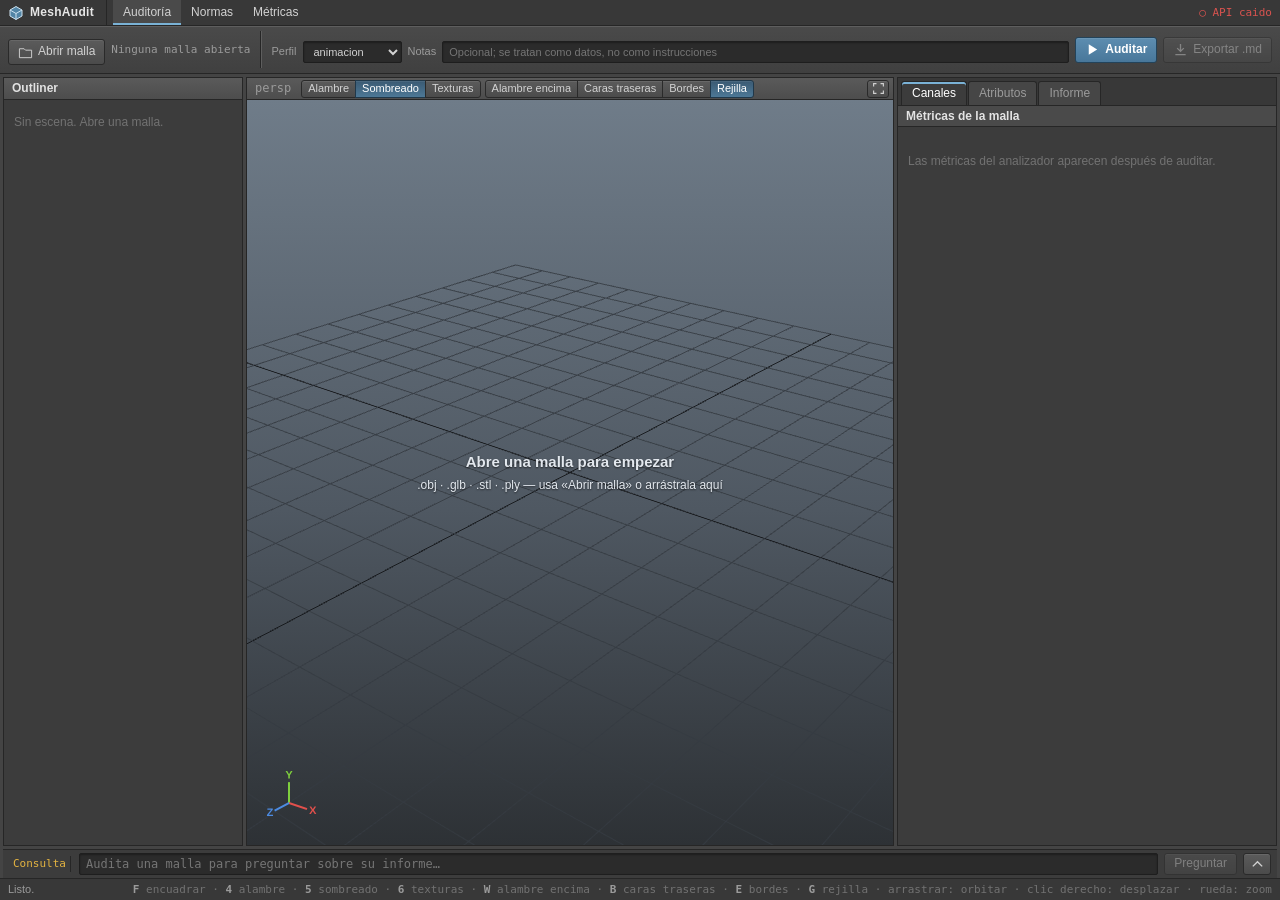
<file: web/index.html>
<!doctype html>
<html lang="es">
<head>
  <meta charset="utf-8">
  <meta name="viewport" content="width=device-width, initial-scale=1">
  <title>MeshAudit · Auditoría</title>
  <link rel="stylesheet" href="css/estilos.css">
  <script type="importmap">
    {"imports": {"three": "./vendor/three/three.module.min.js",
                 "three/addons/": "./vendor/three/addons/"}}
  </script>
</head>
<body class="app">

<header class="menubar">
  <span class="marca">
    <svg viewBox="0 0 16 16" aria-hidden="true"><path d="M8 1.5 14 5v6l-6 3.5L2 11V5z" fill="#5285a6" stroke="#cfe3f1" stroke-width="1"/><path d="M2 5l6 3.5L14 5M8 8.5v6" fill="none" stroke="#cfe3f1" stroke-width="1"/></svg>
    MeshAudit
  </span>
  <nav class="menus"><a href="index.html" class="activo">Auditoría</a><a href="documentos.html">Normas</a><a href="metricas.html">Métricas</a></nav>
  <span id="salud" class="salud">…</span>
</header>

<form id="formulario" class="shelf" autocomplete="off">
  <label class="herr" for="archivo" title="Abrir una malla (.obj, .glb, .stl, .ply · máx. 50 MB)">
    <svg viewBox="0 0 16 16" aria-hidden="true"><path d="M1.5 4h5l1.5 1.5h6.5v8h-13z" fill="none" stroke="currentColor"/></svg>
    Abrir malla
  </label>
  <input id="archivo" name="archivo" type="file" accept=".obj,.glb,.stl,.ply" class="invisible">
  <span id="nombre-archivo" class="archivo-nombre">Ninguna malla abierta</span>
  <span class="sep"></span>
  <label class="campo" for="perfil">Perfil <select id="perfil" name="perfil" required></select></label>
  <label class="campo crece" for="notas">Notas
    <input id="notas" name="notas" type="text" maxlength="4000"
           placeholder="Opcional; se tratan como datos, no como instrucciones">
  </label>
  <button id="enviar" type="submit" class="herr primario" title="Auditar la malla contra el perfil">
    <svg viewBox="0 0 16 16" aria-hidden="true"><path d="M4 2.5v11l9-5.5z" fill="currentColor"/></svg>
    Auditar
  </button>
  <button id="exportar" type="button" class="herr" disabled title="Exportar el informe a Markdown">
    <svg viewBox="0 0 16 16" aria-hidden="true"><path d="M8 2v8M4.5 6.5 8 10l3.5-3.5M2.5 13.5h11" fill="none" stroke="currentColor" stroke-width="1.4"/></svg>
    Exportar .md
  </button>
</form>

<div class="espacio">
  <!-- Outliner: la malla y sus hallazgos -->
  <aside class="panel-dcc" id="outliner">
    <div class="titulo-panel">Outliner</div>
    <div class="cuerpo-panel"><ul class="arbol" id="arbol"></ul></div>
  </aside>

  <!-- Vista 3D -->
  <main class="panel-dcc" id="vista">
    <div class="titulo-panel barra-vista">
      <span class="camara">persp</span>
      <span class="grupo-herr" role="group" aria-label="Sombreado">
        <button type="button" class="herr" data-modo="alambre" title="Alambre (4)">Alambre</button>
        <button type="button" class="herr activo" data-modo="sombreado" title="Sombreado (5)">Sombreado</button>
        <button type="button" class="herr" data-modo="texturas" title="Materiales y texturas del archivo (6)">Texturas</button>
      </span>
      <span class="grupo-herr" role="group" aria-label="Ayudas visuales">
        <button type="button" class="herr" data-alternar="alambreEncima" title="Alambre sobre sombreado (W)">Alambre encima</button>
        <button type="button" class="herr" data-alternar="traseras" title="Caras traseras en rojo: normales invertidas (B)">Caras traseras</button>
        <button type="button" class="herr" data-alternar="bordes" title="Bordes abiertos y aristas no manifold (E)">Bordes</button>
        <button type="button" class="herr activo" data-alternar="rejilla" title="Rejilla (G)">Rejilla</button>
      </span>
      <span class="derecha">
        <button type="button" class="herr icono" id="encuadrar" title="Encuadrar la malla (F)">
          <svg viewBox="0 0 16 16" aria-hidden="true"><path d="M2 5.5V2h3.5M10.5 2H14v3.5M14 10.5V14h-3.5M5.5 14H2v-3.5" fill="none" stroke="currentColor" stroke-width="1.4"/></svg>
        </button>
      </span>
    </div>
    <div class="lienzo" id="lienzo" tabindex="0">
      <div class="hud" id="hud"></div>
      <div class="hud-semaforo"><span id="semaforo" class="semaforo"></span></div>
      <div class="hud-vacio" id="vacio">
        <div><strong>Abre una malla para empezar</strong>
          .obj · .glb · .stl · .ply — usa «Abrir malla» o arrástrala aquí</div>
      </div>
      <canvas class="gizmo" id="gizmo" width="144" height="144"></canvas>
      <div class="leyenda oculto" id="leyenda"></div>
    </div>
  </main>

  <!-- Canales, atributos e informe -->
  <aside class="panel-dcc" id="atributos">
    <div class="pestanas" role="tablist">
      <button type="button" class="activo" data-pestana="canales">Canales</button>
      <button type="button" data-pestana="atributos">Atributos</button>
      <button type="button" data-pestana="informe">Informe</button>
    </div>
    <div class="cuerpo-panel" data-panel="canales">
      <div class="seccion-titulo">Métricas de la malla</div>
      <table class="canales" id="metricas"></table>
      <p class="vacio-panel" id="sin-metricas">Las métricas del analizador aparecen después de auditar.</p>
    </div>
    <div class="cuerpo-panel oculto" data-panel="atributos">
      <div id="hallazgos"><p class="vacio-panel">Selecciona un hallazgo en el Outliner.</p></div>
    </div>
    <div class="cuerpo-panel oculto" data-panel="informe" id="informe">
      <div class="informe-resumen" id="informe-resumen">
        <p class="vacio-panel" id="sin-informe" style="padding:0">Todavía no hay informe.</p>
        <div id="informe-datos" class="oculto">
          <p id="resumen"></p>
          <p class="meta" id="detalles"></p>
          <p class="aviso" id="aviso"></p>
          <div class="retro" data-hallazgo="">
            <input type="text" maxlength="2000" placeholder="¿Te sirvió el informe? (comentario opcional)">
            <button type="button" data-util="true">👍 Útil</button>
            <button type="button" data-util="false">👎 No útil</button>
            <span class="meta"></span>
          </div>
        </div>
      </div>
    </div>
  </aside>
</div>

<!-- Línea de comandos: preguntas de seguimiento sobre el informe -->
<section class="consola" id="preguntas">
  <div class="historial" id="respuestas"></div>
  <form id="form-pregunta" class="linea-comando" autocomplete="off">
    <span class="prompt">Consulta</span>
    <input id="pregunta" type="text" maxlength="1000" disabled
           placeholder="Audita una malla para preguntar sobre su informe…">
    <button type="submit" class="herr" id="preguntar" disabled>Preguntar</button>
    <button type="button" class="herr icono" id="alternar-historial" title="Mostrar u ocultar el historial">
      <svg viewBox="0 0 16 16" aria-hidden="true"><path d="M3 10l5-5 5 5" fill="none" stroke="currentColor" stroke-width="1.5"/></svg>
    </button>
  </form>
</section>

<footer class="ayuda">
  <span id="estado">Listo.</span>
  <span id="error" class="error oculto"></span>
  <span class="teclas"><b>F</b> encuadrar · <b>4</b> alambre · <b>5</b> sombreado · <b>6</b> texturas ·
    <b>W</b> alambre encima · <b>B</b> caras traseras · <b>E</b> bordes · <b>G</b> rejilla · arrastrar: orbitar · clic derecho: desplazar · rueda: zoom</span>
</footer>

<script src="js/api.js"></script>
<script src="js/index.js"></script>
<script type="module" src="js/visor.js"></script>
</body>
</html>
</file>
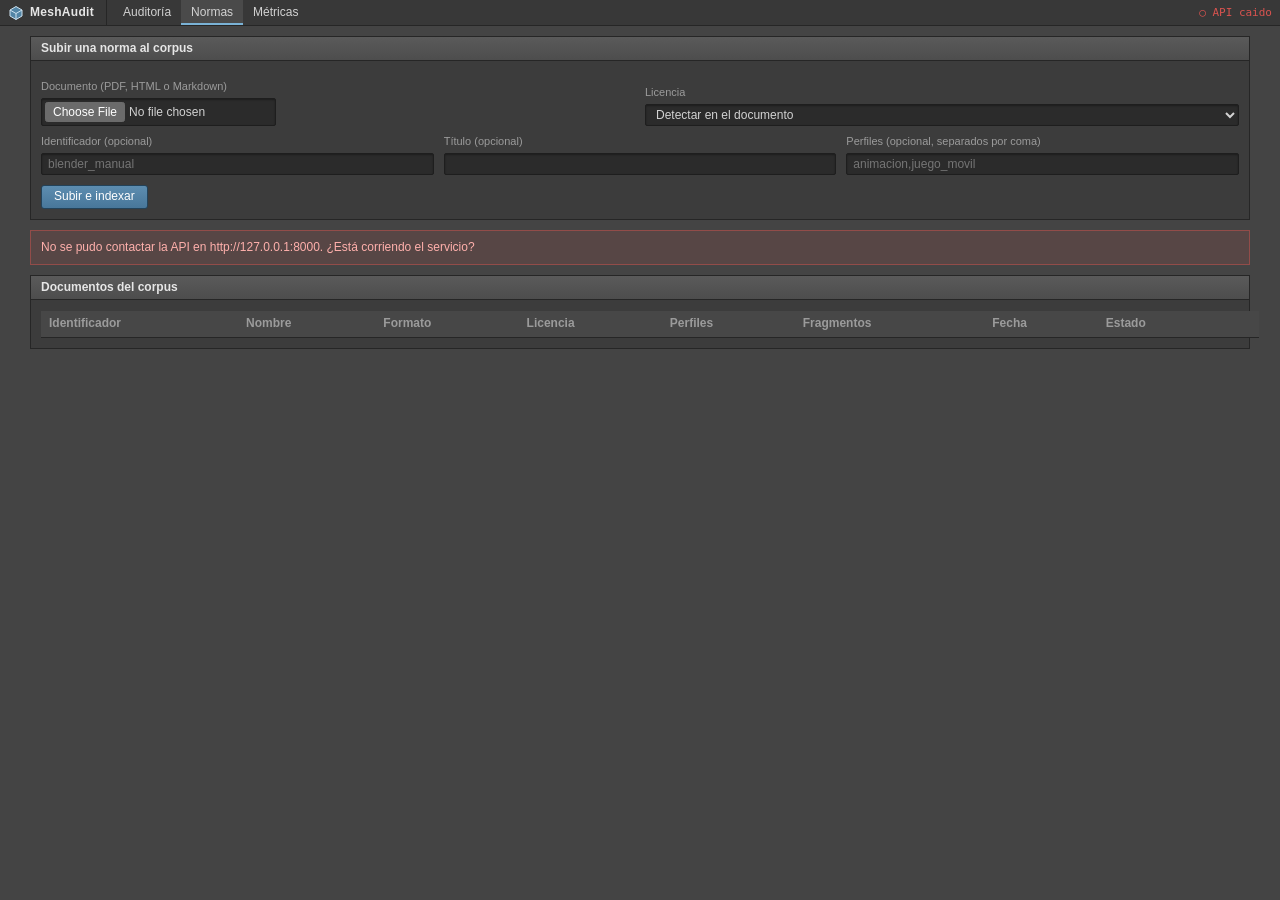
<file: web/documentos.html>
<!doctype html>
<html lang="es">
<head>
  <meta charset="utf-8">
  <meta name="viewport" content="width=device-width, initial-scale=1">
  <title>MeshAudit · Normas</title>
  <link rel="stylesheet" href="css/estilos.css">
</head>
<body class="pagina">
<header class="menubar">
  <span class="marca">
    <svg viewBox="0 0 16 16" aria-hidden="true"><path d="M8 1.5 14 5v6l-6 3.5L2 11V5z" fill="#5285a6" stroke="#cfe3f1" stroke-width="1"/><path d="M2 5l6 3.5L14 5M8 8.5v6" fill="none" stroke="#cfe3f1" stroke-width="1"/></svg>
    MeshAudit
  </span>
  <nav class="menus"><a href="index.html">Auditoría</a><a href="documentos.html" class="activo">Normas</a><a href="metricas.html">Métricas</a></nav>
  <span id="salud" class="salud">…</span>
</header>
<main>
  <section class="panel">
    <h2>Subir una norma al corpus</h2>
    <form id="formulario">
      <div class="fila">
        <div><label for="archivo">Documento (PDF, HTML o Markdown)</label>
          <input id="archivo" name="archivo" type="file" accept=".pdf,.html,.htm,.md,.markdown" required></div>
        <div><label for="licencia">Licencia</label>
          <select id="licencia" name="licencia">
            <option value="">Detectar en el documento</option>
            <option>CC-BY-4.0</option><option>CC-BY-SA-4.0</option><option>CC0-1.0</option>
            <option>CC-BY-3.0</option><option>propio</option>
            <option>MIT</option><option>Apache-2.0</option><option>dominio-publico</option>
          </select></div>
      </div>
      <div class="fila">
        <div><label for="doc_id">Identificador (opcional)</label>
          <input id="doc_id" name="doc_id" type="text" placeholder="blender_manual"></div>
        <div><label for="titulo">Título (opcional)</label>
          <input id="titulo" name="titulo" type="text"></div>
        <div><label for="perfiles">Perfiles (opcional, separados por coma)</label>
          <input id="perfiles" name="perfiles" type="text" placeholder="animacion,juego_movil"></div>
      </div>
      <div class="acciones"><button id="enviar" type="submit">Subir e indexar</button>
        <span class="meta" id="estado"></span></div>
    </form>
  </section>
  <div id="error" class="error oculto"></div>
  <section class="panel">
    <h2>Documentos del corpus</h2>
    <p class="meta" id="manifiesto"></p>
    <table>
      <thead><tr><th>Identificador</th><th>Nombre</th><th>Formato</th><th>Licencia</th><th>Perfiles</th>
        <th>Fragmentos</th><th>Fecha</th><th>Estado</th><th></th></tr></thead>
      <tbody id="lista"></tbody>
    </table>
  </section>
</main>
<script src="js/api.js"></script>
<script>
async function cargar() {
  try {
    const datos = await API.documentos();
    const m = datos.manifiesto;
    $("#manifiesto").textContent = `version_corpus ${m.version_corpus} · modelo de embeddings ` +
      `${m.modelo_embeddings || "—"} · ${m.fragmentos} fragmentos indexados`;
    $("#lista").innerHTML = datos.documentos.map(d => `<tr>
      <td>${esc(d.doc_id)}</td><td title="${esc(d.titulo)}">${esc(d.nombre || d.titulo)}</td>
      <td>${esc(d.formato || "")}</td><td>${esc(d.licencia || "—")}</td>
      <td>${esc((d.perfiles || []).join(", "))}</td><td>${esc(d.fragmentos)}</td>
      <td>${d.fecha ? esc(new Date(d.fecha * 1000).toLocaleString("es-MX")) : ""}</td>
      <td>${esc(d.estado)}</td>
      <td><button class="secundario" data-borrar="${esc(d.doc_id)}">Borrar</button></td></tr>`).join("")
      || `<tr><td colspan="9">El corpus está vacío.</td></tr>`;
  } catch (e) {
    $("#error").textContent = e.message;
    $("#error").classList.remove("oculto");
  }
}
$("#formulario").addEventListener("submit", async (evento) => {
  evento.preventDefault();
  $("#error").classList.add("oculto");
  $("#enviar").disabled = true;
  $("#estado").textContent = "Indexando…";
  try {
    const r = await API.subirDocumento(new FormData(evento.target));
    $("#estado").textContent = `Indexado ${r.documento_id}: ${r.fragmentos} fragmentos (version_corpus ${r.version_corpus}).`;
    evento.target.reset();
    cargar();
  } catch (e) {
    $("#estado").textContent = "";
    $("#error").textContent = e.message;
    $("#error").classList.remove("oculto");
  } finally {
    $("#enviar").disabled = false;
  }
});
document.addEventListener("click", async (evento) => {
  const id = evento.target.dataset && evento.target.dataset.borrar;
  if (!id || !confirm(`¿Borrar ${id} y sus fragmentos del índice?`)) return;
  try { await API.borrarDocumento(id); cargar(); }
  catch (e) { $("#error").textContent = e.message; $("#error").classList.remove("oculto"); }
});
cargar();
</script>
</body>
</html>
</file>
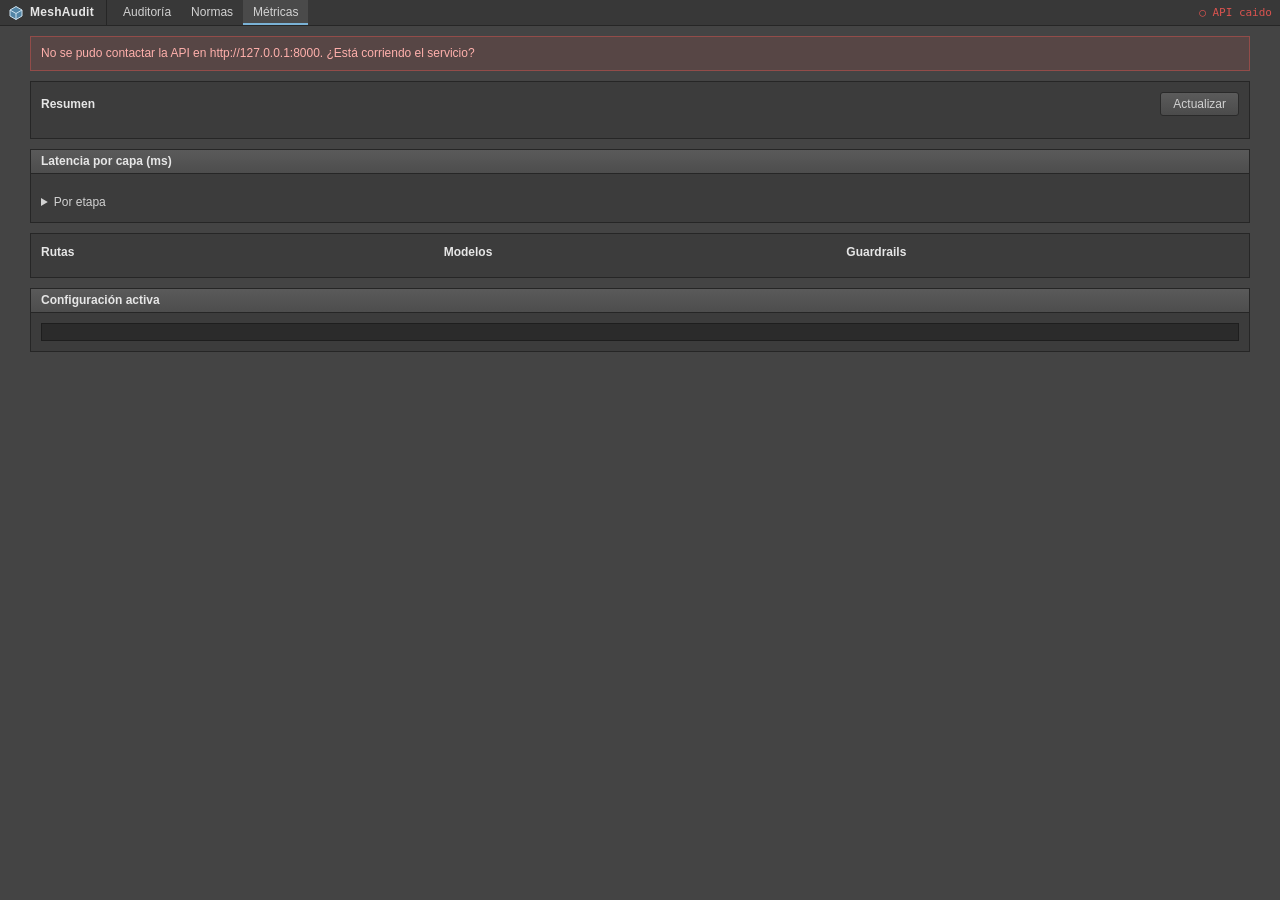
<file: web/metricas.html>
<!doctype html>
<html lang="es">
<head>
  <meta charset="utf-8">
  <meta name="viewport" content="width=device-width, initial-scale=1">
  <title>MeshAudit · Métricas</title>
  <link rel="stylesheet" href="css/estilos.css">
</head>
<body class="pagina">
<header class="menubar">
  <span class="marca">
    <svg viewBox="0 0 16 16" aria-hidden="true"><path d="M8 1.5 14 5v6l-6 3.5L2 11V5z" fill="#5285a6" stroke="#cfe3f1" stroke-width="1"/><path d="M2 5l6 3.5L14 5M8 8.5v6" fill="none" stroke="#cfe3f1" stroke-width="1"/></svg>
    MeshAudit
  </span>
  <nav class="menus"><a href="index.html">Auditoría</a><a href="documentos.html">Normas</a><a href="metricas.html" class="activo">Métricas</a></nav>
  <span id="salud" class="salud">…</span>
</header>
<main>
  <div id="error" class="error oculto"></div>
  <section class="panel">
    <div class="fila" style="align-items:center"><h2 style="margin:0">Resumen</h2>
      <div style="flex:0 0 auto"><button class="secundario" id="actualizar">Actualizar</button></div></div>
    <div class="tarjetas" id="tarjetas" style="margin-top:12px"></div>
  </section>
  <section class="panel">
    <h2>Latencia por capa (ms)</h2>
    <table id="capas"></table>
    <details><summary>Por etapa</summary><table id="etapas"></table></details>
  </section>
  <section class="panel">
    <div class="fila">
      <div><h2>Rutas</h2><table id="rutas"></table></div>
      <div><h2>Modelos</h2><table id="modelos"></table></div>
      <div><h2>Guardrails</h2><table id="guardrails"></table></div>
    </div>
  </section>
  <section class="panel">
    <h2>Configuración activa</h2>
    <pre class="json" id="configuracion"></pre>
  </section>
</main>
<script src="js/api.js"></script>
<script>
const NOMBRES_CAPA = {C2: "C2 Orquestación", C3: "C3 Guardrails", C4: "C4 Caché", C5: "C5 Contexto",
                      C6: "C6 Modelos", C7: "C7 Datos"};
function tablaLatencia(datos, nombres = {}) {
  const filas = Object.entries(datos).map(([k, v]) =>
    `<tr><td>${esc(nombres[k] || k)}</td><td>${esc(v.n)}</td><td>${esc(v.media)}</td>
     <td>${esc(v.p50)}</td><td>${esc(v.p95)}</td></tr>`).join("");
  return `<thead><tr><th>Capa</th><th>n</th><th>media</th><th>p50</th><th>p95</th></tr></thead><tbody>${filas
    || '<tr><td colspan="5">Sin datos todavía.</td></tr>'}</tbody>`;
}
function tablaConteo(datos) {
  const filas = Object.entries(datos || {}).map(([k, v]) => `<tr><td>${esc(k)}</td><td>${esc(v)}</td></tr>`).join("");
  return filas || "<tr><td>Sin datos</td></tr>";
}
function tarjeta(titulo, valor, detalle = "") {
  return `<div class="tarjeta"><div class="meta">${esc(titulo)}</div><div class="valor">${esc(valor ?? "—")}</div>
          <div class="meta">${esc(detalle)}</div></div>`;
}
async function cargar() {
  try {
    const [m, c] = await Promise.all([API.metricas(), API.configuracion()]);
    const pct = (x) => x === null || x === undefined ? "—" : `${(x * 100).toFixed(1)} %`;
    $("#tarjetas").innerHTML = [
      tarjeta("Auditorías", m.trazas.auditoria || 0),
      tarjeta("Preguntas", m.trazas.pregunta || 0),
      tarjeta("Aciertos de caché", pct(m.cache.tasa_acierto),
              `exacta ${m.cache.exacta} · semántica ${m.cache.semantica} · hallazgos ${m.cache.hallazgos}`),
      tarjeta("Uso del respaldo", m.respaldo.usos, `tasa ${pct(m.respaldo.tasa)}`),
      tarjeta("Iteraciones del agente", m.agente.iteraciones_totales, `media ${m.agente.media ?? "—"} · máx. ${m.agente.maximo}`),
      tarjeta("Utilidad (T2)", pct(m.retroalimentacion.tasa_utilidad),
              `${m.retroalimentacion.utiles || 0} útiles de ${m.retroalimentacion.total || 0}`),
    ].join("");
    $("#capas").innerHTML = tablaLatencia(m.latencia_ms.por_capa, NOMBRES_CAPA);
    $("#etapas").innerHTML = tablaLatencia({...m.latencia_ms.por_etapa,
      ...Object.fromEntries(Object.entries(m.latencia_ms.gateway_por_ruta || {})
        .map(([r, v]) => [`gateway (ruta ${r})`, v]))});
    $("#rutas").innerHTML = tablaConteo(m.rutas);
    $("#modelos").innerHTML = tablaConteo(m.modelos);
    $("#guardrails").innerHTML = tablaConteo(m.guardrails);
    $("#configuracion").textContent = JSON.stringify(c, null, 2);
  } catch (e) {
    $("#error").textContent = e.message;
    $("#error").classList.remove("oculto");
  }
}
$("#actualizar").addEventListener("click", cargar);
cargar();
</script>
</body>
</html>
</file>
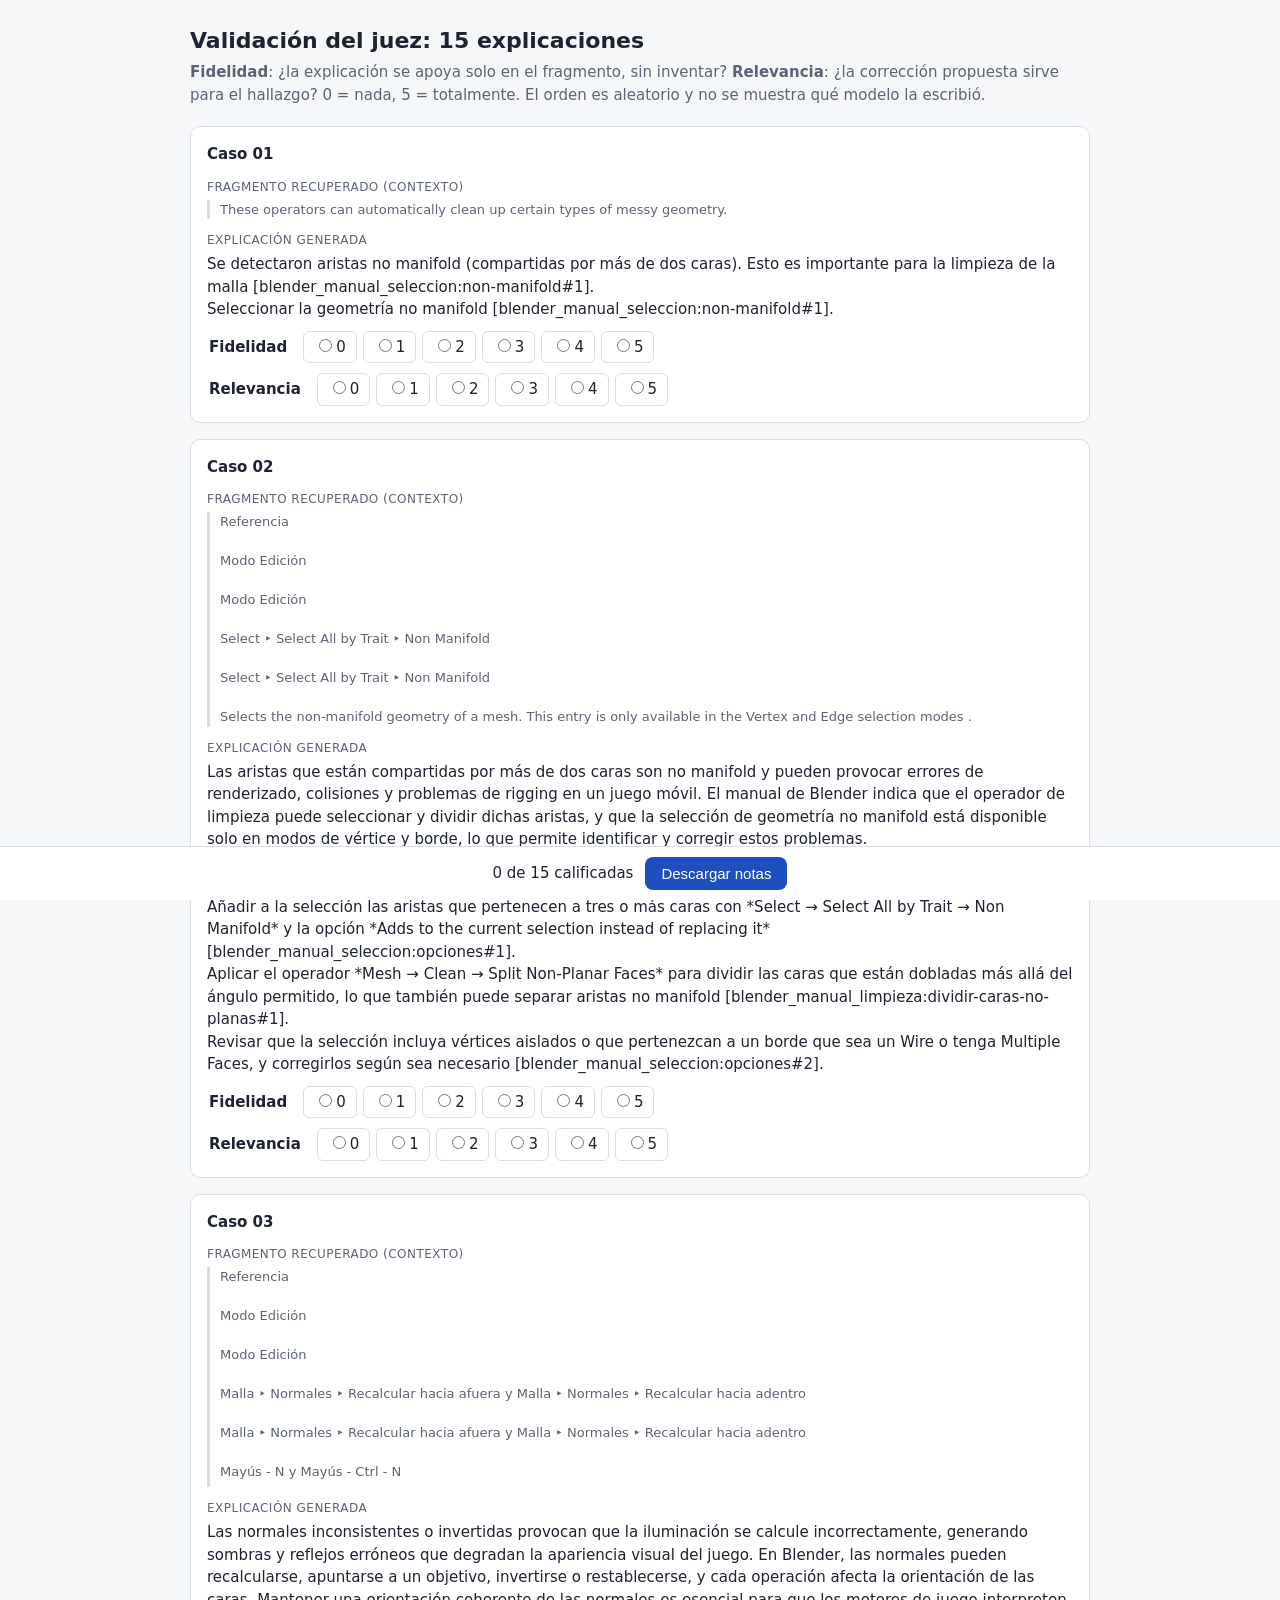
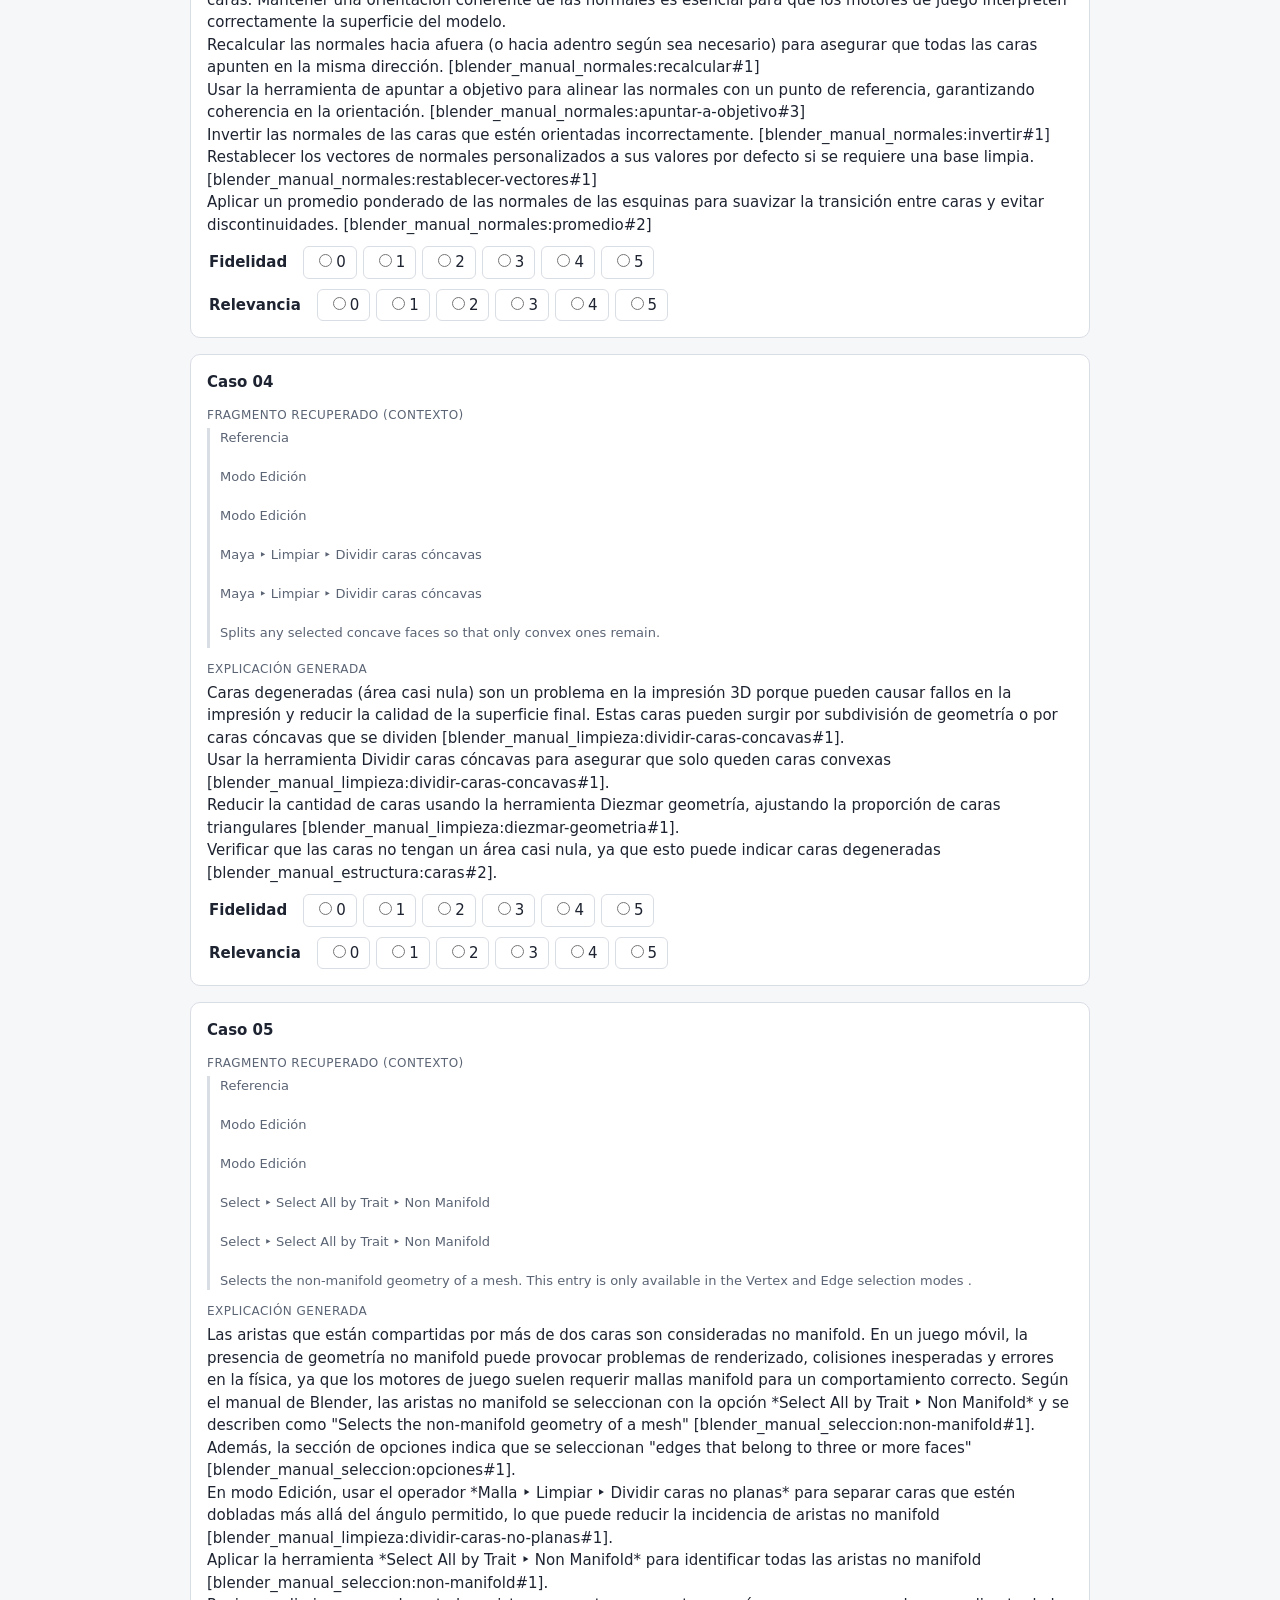
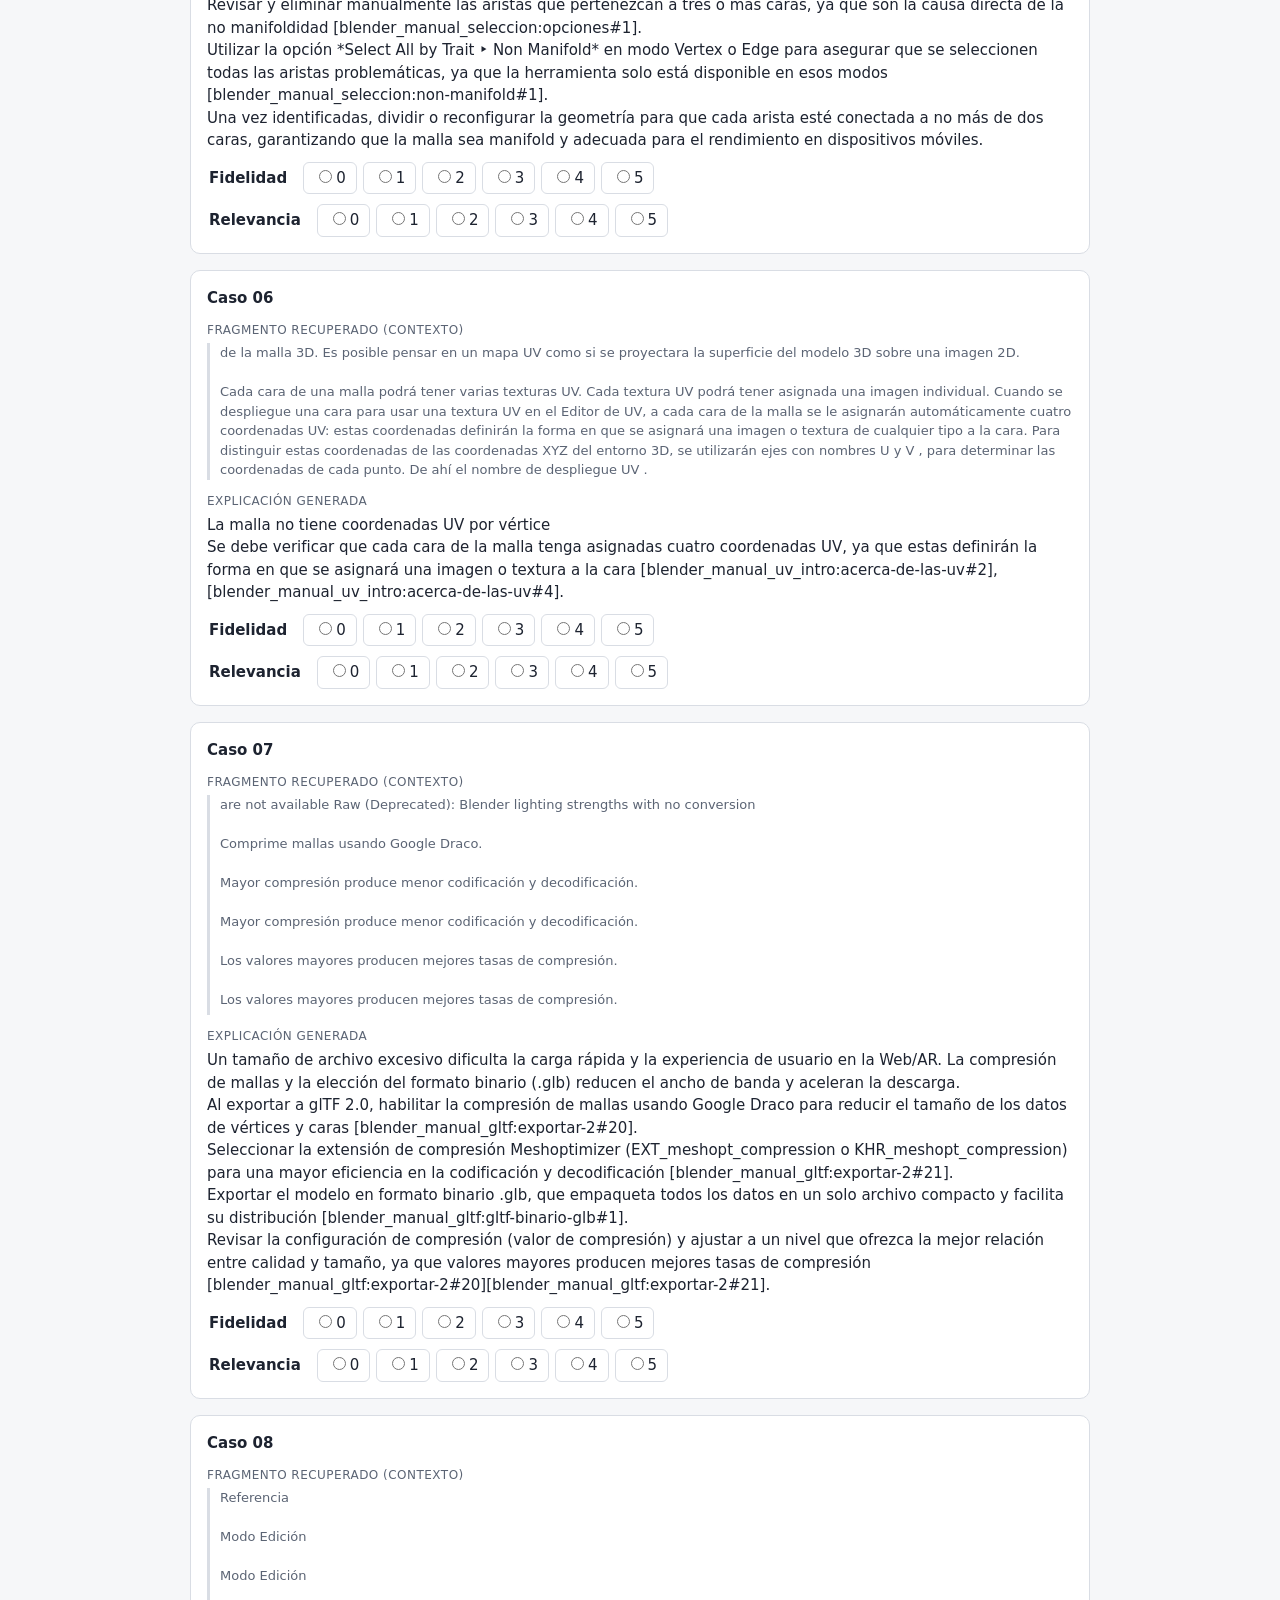
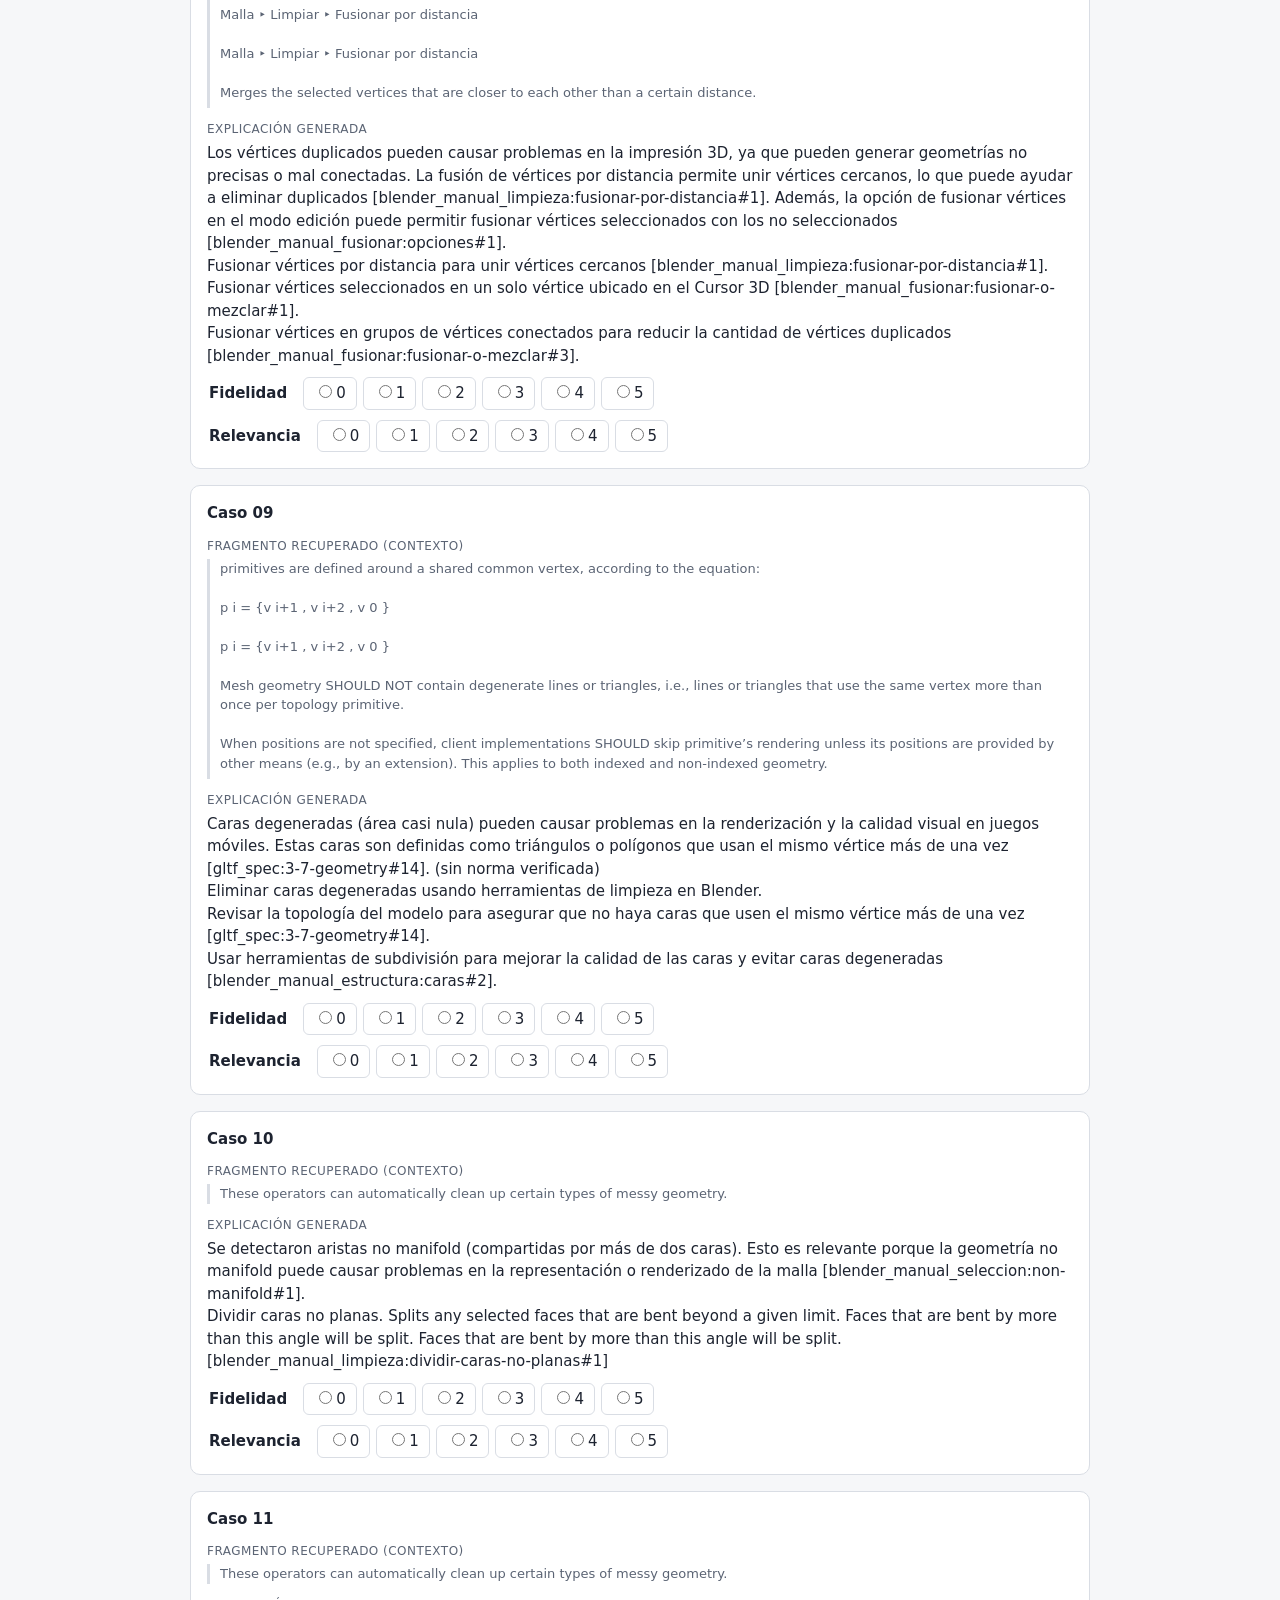
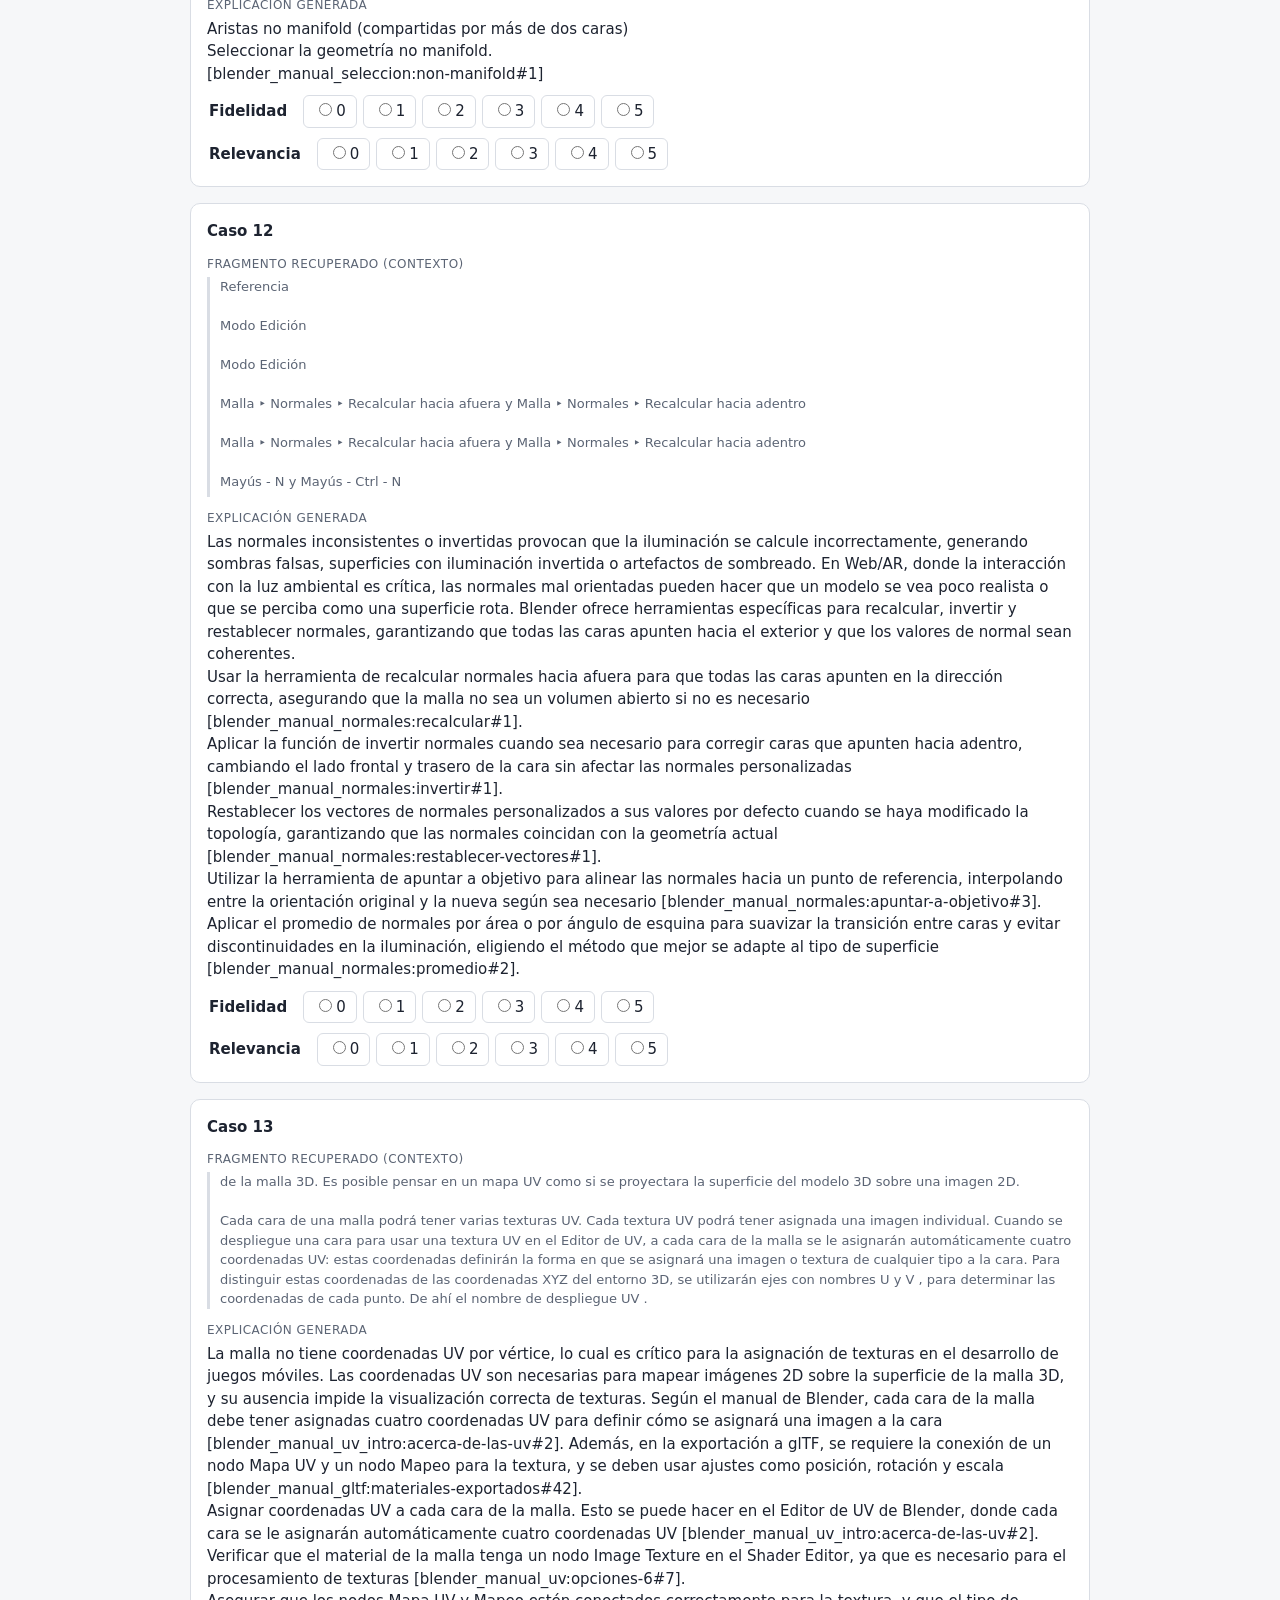
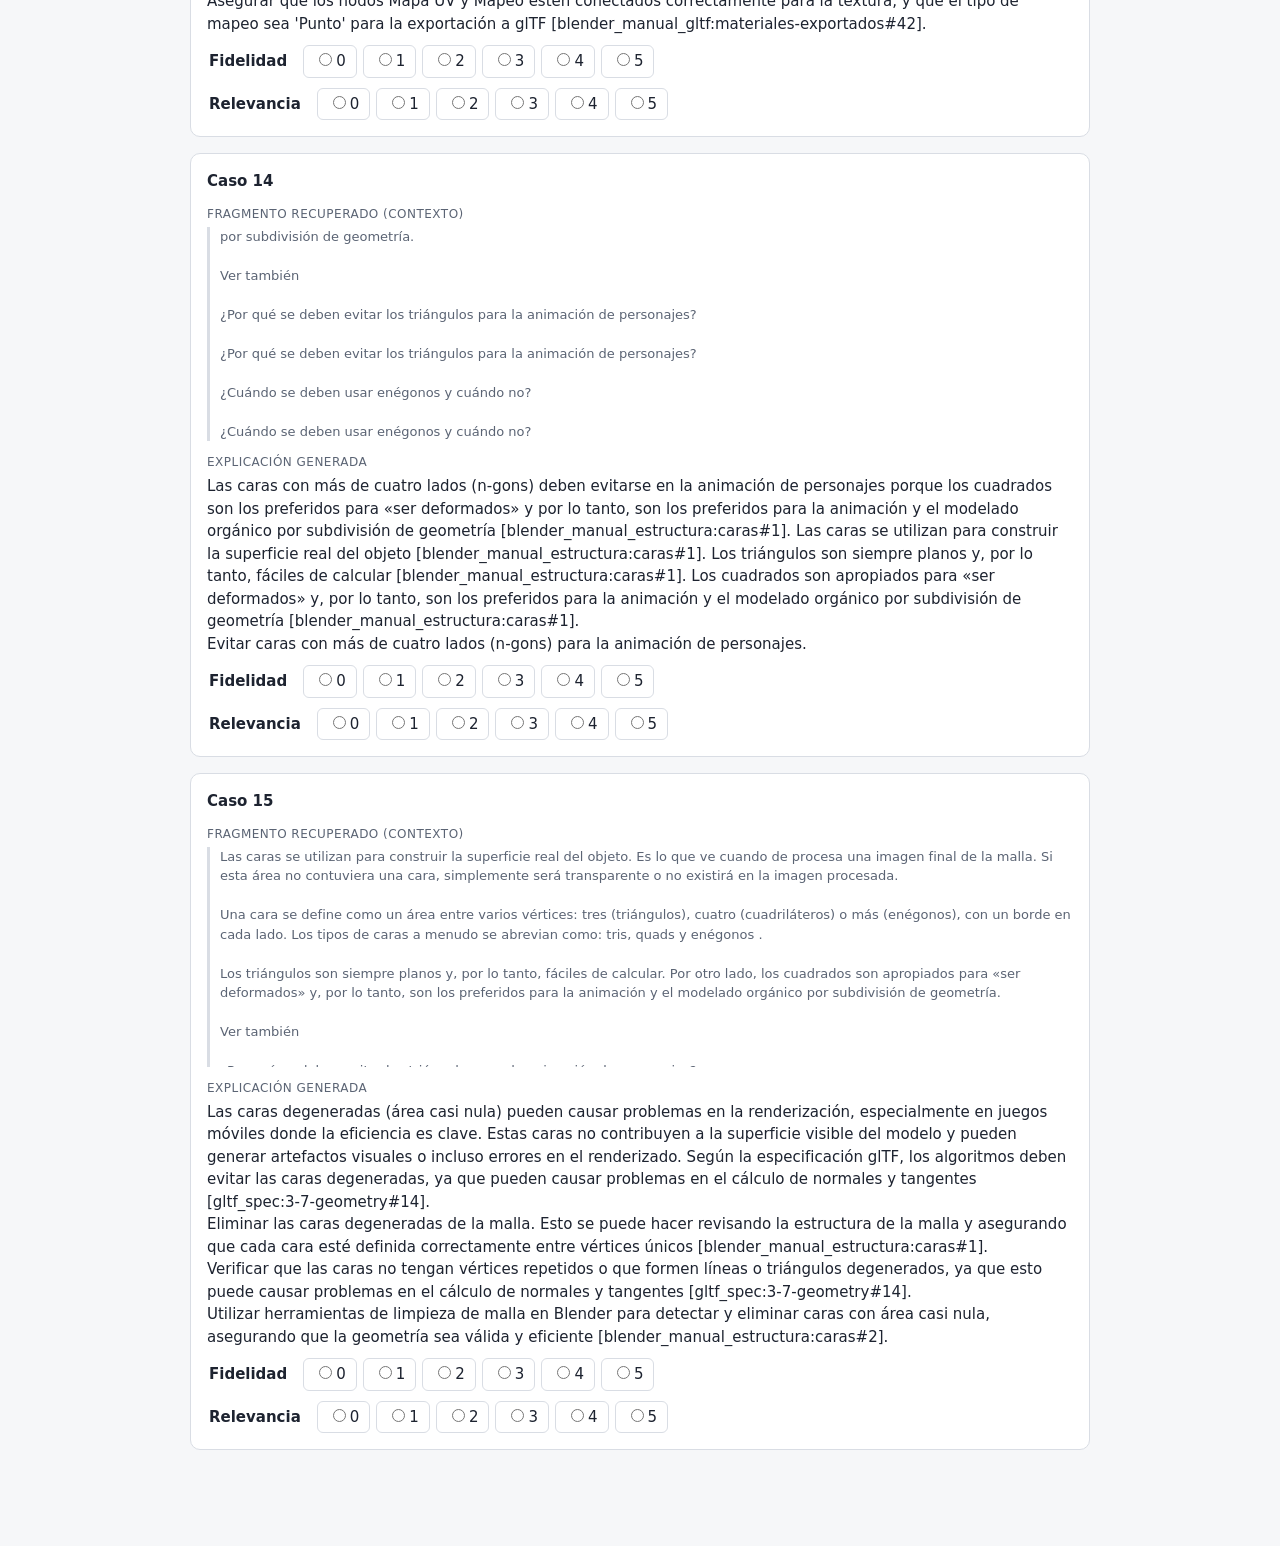
<file: evaluacion/resultados/hoja_ciega.html>
<!doctype html>
<html lang="es"><head><meta charset="utf-8"><meta name="viewport" content="width=device-width, initial-scale=1">
<title>Validación del juez</title>
<style>
:root{--fondo:#f6f7f9;--carta:#fff;--texto:#1d2330;--suave:#5b6474;--borde:#d9dde4;--acento:#1f4fbf}
@media (prefers-color-scheme:dark){:root{--fondo:#14171c;--carta:#1d2128;--texto:#e6e9ef;--suave:#9aa3b2;--borde:#333a45;--acento:#7fa5ff}}
body{margin:0;background:var(--fondo);color:var(--texto);font:15px/1.5 -apple-system,system-ui,sans-serif}
main{max-width:900px;margin:0 auto;padding:24px 16px 80px}
h1{font-size:22px;margin:0 0 4px}.nota{color:var(--suave);margin:0 0 20px}
article{background:var(--carta);border:1px solid var(--borde);border-radius:10px;padding:16px;margin:0 0 16px}
h2{font-size:15px;margin:0 0 8px}.etq{font-size:12px;text-transform:uppercase;letter-spacing:.04em;color:var(--suave);margin:12px 0 4px}
.fragmento{white-space:pre-wrap;font-size:13px;color:var(--suave);max-height:220px;overflow:auto;border-left:3px solid var(--borde);padding-left:10px}
.explicacion{white-space:pre-wrap}
fieldset{border:0;padding:0;margin:10px 0 0;display:flex;flex-wrap:wrap;gap:6px;align-items:center}
legend{font-weight:600;margin-right:8px;float:left}
label{border:1px solid var(--borde);border-radius:6px;padding:4px 10px;cursor:pointer}
input[type=radio]{margin-right:4px}
footer{position:fixed;bottom:0;left:0;right:0;background:var(--carta);border-top:1px solid var(--borde);padding:10px 16px;display:flex;gap:12px;align-items:center;justify-content:center}
button{background:var(--acento);color:#fff;border:0;border-radius:8px;padding:8px 16px;font-size:15px;cursor:pointer}
</style></head><body><main>
<h1>Validación del juez: 15 explicaciones</h1>
<p class="nota"><strong>Fidelidad</strong>: ¿la explicación se apoya solo en el fragmento, sin inventar? <strong>Relevancia</strong>: ¿la corrección propuesta sirve para el hallazgo? 0 = nada, 5 = totalmente. El orden es aleatorio y no se muestra qué modelo la escribió.</p>
<article><h2>Caso 01</h2><div class="etq">Fragmento recuperado (contexto)</div><div class="fragmento">These operators can automatically clean up certain types of messy geometry.</div><div class="etq">Explicación generada</div><div class="explicacion">Se detectaron aristas no manifold (compartidas por más de dos caras). Esto es importante para la limpieza de la malla [blender_manual_seleccion:non-manifold#1].
Seleccionar la geometría no manifold [blender_manual_seleccion:non-manifold#1].</div><fieldset><legend>Fidelidad</legend><label><input type="radio" name="c01|fidelidad" value="0">0</label><label><input type="radio" name="c01|fidelidad" value="1">1</label><label><input type="radio" name="c01|fidelidad" value="2">2</label><label><input type="radio" name="c01|fidelidad" value="3">3</label><label><input type="radio" name="c01|fidelidad" value="4">4</label><label><input type="radio" name="c01|fidelidad" value="5">5</label></fieldset><fieldset><legend>Relevancia</legend><label><input type="radio" name="c01|relevancia" value="0">0</label><label><input type="radio" name="c01|relevancia" value="1">1</label><label><input type="radio" name="c01|relevancia" value="2">2</label><label><input type="radio" name="c01|relevancia" value="3">3</label><label><input type="radio" name="c01|relevancia" value="4">4</label><label><input type="radio" name="c01|relevancia" value="5">5</label></fieldset></article>
<article><h2>Caso 02</h2><div class="etq">Fragmento recuperado (contexto)</div><div class="fragmento">Referencia

Modo Edición

Modo Edición

Select ‣ Select All by Trait ‣ Non Manifold

Select ‣ Select All by Trait ‣ Non Manifold

Selects the non-manifold geometry of a mesh. This entry is only available in the Vertex and Edge selection modes .</div><div class="etq">Explicación generada</div><div class="explicacion">Las aristas que están compartidas por más de dos caras son no manifold y pueden provocar errores de renderizado, colisiones y problemas de rigging en un juego móvil. El manual de Blender indica que el operador de limpieza puede seleccionar y dividir dichas aristas, y que la selección de geometría no manifold está disponible solo en modos de vértice y borde, lo que permite identificar y corregir estos problemas.
Seleccionar la geometría en modo Edición y usar *Select → Select All by Trait → Non Manifold* para marcar todas las aristas no manifold [blender_manual_seleccion:non-manifold#1].
Añadir a la selección las aristas que pertenecen a tres o más caras con *Select → Select All by Trait → Non Manifold* y la opción *Adds to the current selection instead of replacing it* [blender_manual_seleccion:opciones#1].
Aplicar el operador *Mesh → Clean → Split Non-Planar Faces* para dividir las caras que están dobladas más allá del ángulo permitido, lo que también puede separar aristas no manifold [blender_manual_limpieza:dividir-caras-no-planas#1].
Revisar que la selección incluya vértices aislados o que pertenezcan a un borde que sea un Wire o tenga Multiple Faces, y corregirlos según sea necesario [blender_manual_seleccion:opciones#2].</div><fieldset><legend>Fidelidad</legend><label><input type="radio" name="c02|fidelidad" value="0">0</label><label><input type="radio" name="c02|fidelidad" value="1">1</label><label><input type="radio" name="c02|fidelidad" value="2">2</label><label><input type="radio" name="c02|fidelidad" value="3">3</label><label><input type="radio" name="c02|fidelidad" value="4">4</label><label><input type="radio" name="c02|fidelidad" value="5">5</label></fieldset><fieldset><legend>Relevancia</legend><label><input type="radio" name="c02|relevancia" value="0">0</label><label><input type="radio" name="c02|relevancia" value="1">1</label><label><input type="radio" name="c02|relevancia" value="2">2</label><label><input type="radio" name="c02|relevancia" value="3">3</label><label><input type="radio" name="c02|relevancia" value="4">4</label><label><input type="radio" name="c02|relevancia" value="5">5</label></fieldset></article>
<article><h2>Caso 03</h2><div class="etq">Fragmento recuperado (contexto)</div><div class="fragmento">Referencia

Modo Edición

Modo Edición

Malla ‣ Normales ‣ Recalcular hacia afuera y Malla ‣ Normales ‣ Recalcular hacia adentro

Malla ‣ Normales ‣ Recalcular hacia afuera y Malla ‣ Normales ‣ Recalcular hacia adentro

Mayús - N y Mayús - Ctrl - N

Mayús - N y Mayús - Ctrl - N

Flips the orientation of the selected faces where necessary, making them all point outward (or inward). The mesh does not need to be a closed volume for this.

As with Flip , this operation does not affect custom split normals.</div><div class="etq">Explicación generada</div><div class="explicacion">Las normales inconsistentes o invertidas provocan que la iluminación se calcule incorrectamente, generando sombras y reflejos erróneos que degradan la apariencia visual del juego. En Blender, las normales pueden recalcularse, apuntarse a un objetivo, invertirse o restablecerse, y cada operación afecta la orientación de las caras. Mantener una orientación coherente de las normales es esencial para que los motores de juego interpreten correctamente la superficie del modelo.
Recalcular las normales hacia afuera (o hacia adentro según sea necesario) para asegurar que todas las caras apunten en la misma dirección. [blender_manual_normales:recalcular#1]
Usar la herramienta de apuntar a objetivo para alinear las normales con un punto de referencia, garantizando coherencia en la orientación. [blender_manual_normales:apuntar-a-objetivo#3]
Invertir las normales de las caras que estén orientadas incorrectamente. [blender_manual_normales:invertir#1]
Restablecer los vectores de normales personalizados a sus valores por defecto si se requiere una base limpia. [blender_manual_normales:restablecer-vectores#1]
Aplicar un promedio ponderado de las normales de las esquinas para suavizar la transición entre caras y evitar discontinuidades. [blender_manual_normales:promedio#2]</div><fieldset><legend>Fidelidad</legend><label><input type="radio" name="c03|fidelidad" value="0">0</label><label><input type="radio" name="c03|fidelidad" value="1">1</label><label><input type="radio" name="c03|fidelidad" value="2">2</label><label><input type="radio" name="c03|fidelidad" value="3">3</label><label><input type="radio" name="c03|fidelidad" value="4">4</label><label><input type="radio" name="c03|fidelidad" value="5">5</label></fieldset><fieldset><legend>Relevancia</legend><label><input type="radio" name="c03|relevancia" value="0">0</label><label><input type="radio" name="c03|relevancia" value="1">1</label><label><input type="radio" name="c03|relevancia" value="2">2</label><label><input type="radio" name="c03|relevancia" value="3">3</label><label><input type="radio" name="c03|relevancia" value="4">4</label><label><input type="radio" name="c03|relevancia" value="5">5</label></fieldset></article>
<article><h2>Caso 04</h2><div class="etq">Fragmento recuperado (contexto)</div><div class="fragmento">Referencia

Modo Edición

Modo Edición

Maya ‣ Limpiar ‣ Dividir caras cóncavas

Maya ‣ Limpiar ‣ Dividir caras cóncavas

Splits any selected concave faces so that only convex ones remain.

Malla original.

Malla original.

Resultado de dividir caras cóncavas.

Resultado de dividir caras cóncavas.</div><div class="etq">Explicación generada</div><div class="explicacion">Caras degeneradas (área casi nula) son un problema en la impresión 3D porque pueden causar fallos en la impresión y reducir la calidad de la superficie final. Estas caras pueden surgir por subdivisión de geometría o por caras cóncavas que se dividen [blender_manual_limpieza:dividir-caras-concavas#1].
Usar la herramienta Dividir caras cóncavas para asegurar que solo queden caras convexas [blender_manual_limpieza:dividir-caras-concavas#1].
Reducir la cantidad de caras usando la herramienta Diezmar geometría, ajustando la proporción de caras triangulares [blender_manual_limpieza:diezmar-geometria#1].
Verificar que las caras no tengan un área casi nula, ya que esto puede indicar caras degeneradas [blender_manual_estructura:caras#2].</div><fieldset><legend>Fidelidad</legend><label><input type="radio" name="c04|fidelidad" value="0">0</label><label><input type="radio" name="c04|fidelidad" value="1">1</label><label><input type="radio" name="c04|fidelidad" value="2">2</label><label><input type="radio" name="c04|fidelidad" value="3">3</label><label><input type="radio" name="c04|fidelidad" value="4">4</label><label><input type="radio" name="c04|fidelidad" value="5">5</label></fieldset><fieldset><legend>Relevancia</legend><label><input type="radio" name="c04|relevancia" value="0">0</label><label><input type="radio" name="c04|relevancia" value="1">1</label><label><input type="radio" name="c04|relevancia" value="2">2</label><label><input type="radio" name="c04|relevancia" value="3">3</label><label><input type="radio" name="c04|relevancia" value="4">4</label><label><input type="radio" name="c04|relevancia" value="5">5</label></fieldset></article>
<article><h2>Caso 05</h2><div class="etq">Fragmento recuperado (contexto)</div><div class="fragmento">Referencia

Modo Edición

Modo Edición

Select ‣ Select All by Trait ‣ Non Manifold

Select ‣ Select All by Trait ‣ Non Manifold

Selects the non-manifold geometry of a mesh. This entry is only available in the Vertex and Edge selection modes .</div><div class="etq">Explicación generada</div><div class="explicacion">Las aristas que están compartidas por más de dos caras son consideradas no manifold. En un juego móvil, la presencia de geometría no manifold puede provocar problemas de renderizado, colisiones inesperadas y errores en la física, ya que los motores de juego suelen requerir mallas manifold para un comportamiento correcto. Según el manual de Blender, las aristas no manifold se seleccionan con la opción *Select All by Trait ‣ Non Manifold* y se describen como &quot;Selects the non-manifold geometry of a mesh&quot; [blender_manual_seleccion:non-manifold#1]. Además, la sección de opciones indica que se seleccionan &quot;edges that belong to three or more faces&quot; [blender_manual_seleccion:opciones#1].
En modo Edición, usar el operador *Malla ‣ Limpiar ‣ Dividir caras no planas* para separar caras que estén dobladas más allá del ángulo permitido, lo que puede reducir la incidencia de aristas no manifold [blender_manual_limpieza:dividir-caras-no-planas#1].
Aplicar la herramienta *Select All by Trait ‣ Non Manifold* para identificar todas las aristas no manifold [blender_manual_seleccion:non-manifold#1].
Revisar y eliminar manualmente las aristas que pertenezcan a tres o más caras, ya que son la causa directa de la no manifoldidad [blender_manual_seleccion:opciones#1].
Utilizar la opción *Select All by Trait ‣ Non Manifold* en modo Vertex o Edge para asegurar que se seleccionen todas las aristas problemáticas, ya que la herramienta solo está disponible en esos modos [blender_manual_seleccion:non-manifold#1].
Una vez identificadas, dividir o reconfigurar la geometría para que cada arista esté conectada a no más de dos caras, garantizando que la malla sea manifold y adecuada para el rendimiento en dispositivos móviles.</div><fieldset><legend>Fidelidad</legend><label><input type="radio" name="c05|fidelidad" value="0">0</label><label><input type="radio" name="c05|fidelidad" value="1">1</label><label><input type="radio" name="c05|fidelidad" value="2">2</label><label><input type="radio" name="c05|fidelidad" value="3">3</label><label><input type="radio" name="c05|fidelidad" value="4">4</label><label><input type="radio" name="c05|fidelidad" value="5">5</label></fieldset><fieldset><legend>Relevancia</legend><label><input type="radio" name="c05|relevancia" value="0">0</label><label><input type="radio" name="c05|relevancia" value="1">1</label><label><input type="radio" name="c05|relevancia" value="2">2</label><label><input type="radio" name="c05|relevancia" value="3">3</label><label><input type="radio" name="c05|relevancia" value="4">4</label><label><input type="radio" name="c05|relevancia" value="5">5</label></fieldset></article>
<article><h2>Caso 06</h2><div class="etq">Fragmento recuperado (contexto)</div><div class="fragmento">de la malla 3D. Es posible pensar en un mapa UV como si se proyectara la superficie del modelo 3D sobre una imagen 2D.

Cada cara de una malla podrá tener varias texturas UV. Cada textura UV podrá tener asignada una imagen individual. Cuando se despliegue una cara para usar una textura UV en el Editor de UV, a cada cara de la malla se le asignarán automáticamente cuatro coordenadas UV: estas coordenadas definirán la forma en que se asignará una imagen o textura de cualquier tipo a la cara. Para distinguir estas coordenadas de las coordenadas XYZ del entorno 3D, se utilizarán ejes con nombres U y V , para determinar las coordenadas de cada punto. De ahí el nombre de despliegue UV .</div><div class="etq">Explicación generada</div><div class="explicacion">La malla no tiene coordenadas UV por vértice
Se debe verificar que cada cara de la malla tenga asignadas cuatro coordenadas UV, ya que estas definirán la forma en que se asignará una imagen o textura a la cara [blender_manual_uv_intro:acerca-de-las-uv#2], [blender_manual_uv_intro:acerca-de-las-uv#4].</div><fieldset><legend>Fidelidad</legend><label><input type="radio" name="c06|fidelidad" value="0">0</label><label><input type="radio" name="c06|fidelidad" value="1">1</label><label><input type="radio" name="c06|fidelidad" value="2">2</label><label><input type="radio" name="c06|fidelidad" value="3">3</label><label><input type="radio" name="c06|fidelidad" value="4">4</label><label><input type="radio" name="c06|fidelidad" value="5">5</label></fieldset><fieldset><legend>Relevancia</legend><label><input type="radio" name="c06|relevancia" value="0">0</label><label><input type="radio" name="c06|relevancia" value="1">1</label><label><input type="radio" name="c06|relevancia" value="2">2</label><label><input type="radio" name="c06|relevancia" value="3">3</label><label><input type="radio" name="c06|relevancia" value="4">4</label><label><input type="radio" name="c06|relevancia" value="5">5</label></fieldset></article>
<article><h2>Caso 07</h2><div class="etq">Fragmento recuperado (contexto)</div><div class="fragmento">are not available Raw (Deprecated): Blender lighting strengths with no conversion

Comprime mallas usando Google Draco.

Mayor compresión produce menor codificación y decodificación.

Mayor compresión produce menor codificación y decodificación.

Los valores mayores producen mejores tasas de compresión.

Los valores mayores producen mejores tasas de compresión.

Los valores mayores producen mejores tasas de compresión.

Los valores mayores producen mejores tasas de compresión.

Los valores mayores producen mejores tasas de compresión.

Los valores mayores producen mejores tasas de compresión.

Los valores mayores producen mejores tasas de compresión.

Los valores mayores producen mejores tasas de compresión.

Los valores mayores producen mejores tasas de compresión.</div><div class="etq">Explicación generada</div><div class="explicacion">Un tamaño de archivo excesivo dificulta la carga rápida y la experiencia de usuario en la Web/AR. La compresión de mallas y la elección del formato binario (.glb) reducen el ancho de banda y aceleran la descarga.
Al exportar a glTF 2.0, habilitar la compresión de mallas usando Google Draco para reducir el tamaño de los datos de vértices y caras [blender_manual_gltf:exportar-2#20].
Seleccionar la extensión de compresión Meshoptimizer (EXT_meshopt_compression o KHR_meshopt_compression) para una mayor eficiencia en la codificación y decodificación [blender_manual_gltf:exportar-2#21].
Exportar el modelo en formato binario .glb, que empaqueta todos los datos en un solo archivo compacto y facilita su distribución [blender_manual_gltf:gltf-binario-glb#1].
Revisar la configuración de compresión (valor de compresión) y ajustar a un nivel que ofrezca la mejor relación entre calidad y tamaño, ya que valores mayores producen mejores tasas de compresión [blender_manual_gltf:exportar-2#20][blender_manual_gltf:exportar-2#21].</div><fieldset><legend>Fidelidad</legend><label><input type="radio" name="c07|fidelidad" value="0">0</label><label><input type="radio" name="c07|fidelidad" value="1">1</label><label><input type="radio" name="c07|fidelidad" value="2">2</label><label><input type="radio" name="c07|fidelidad" value="3">3</label><label><input type="radio" name="c07|fidelidad" value="4">4</label><label><input type="radio" name="c07|fidelidad" value="5">5</label></fieldset><fieldset><legend>Relevancia</legend><label><input type="radio" name="c07|relevancia" value="0">0</label><label><input type="radio" name="c07|relevancia" value="1">1</label><label><input type="radio" name="c07|relevancia" value="2">2</label><label><input type="radio" name="c07|relevancia" value="3">3</label><label><input type="radio" name="c07|relevancia" value="4">4</label><label><input type="radio" name="c07|relevancia" value="5">5</label></fieldset></article>
<article><h2>Caso 08</h2><div class="etq">Fragmento recuperado (contexto)</div><div class="fragmento">Referencia

Modo Edición

Modo Edición

Malla ‣ Limpiar ‣ Fusionar por distancia

Malla ‣ Limpiar ‣ Fusionar por distancia

Merges the selected vertices that are closer to each other than a certain distance.

Los vértices cuya distancia sea menor que este umbral serán fusionados.

Los vértices cuya distancia sea menor que este umbral serán fusionados.

Permitirá fusionar los vértices seleccionados con los no seleccionados.

Permitirá fusionar los vértices seleccionados con los no seleccionados.

If the mesh uses smooth shading and has custom split normals , this option will add edge marks where needed so that sharp edges will remain sharp after merging.</div><div class="etq">Explicación generada</div><div class="explicacion">Los vértices duplicados pueden causar problemas en la impresión 3D, ya que pueden generar geometrías no precisas o mal conectadas. La fusión de vértices por distancia permite unir vértices cercanos, lo que puede ayudar a eliminar duplicados [blender_manual_limpieza:fusionar-por-distancia#1]. Además, la opción de fusionar vértices en el modo edición puede permitir fusionar vértices seleccionados con los no seleccionados [blender_manual_fusionar:opciones#1].
Fusionar vértices por distancia para unir vértices cercanos [blender_manual_limpieza:fusionar-por-distancia#1].
Fusionar vértices seleccionados en un solo vértice ubicado en el Cursor 3D [blender_manual_fusionar:fusionar-o-mezclar#1].
Fusionar vértices en grupos de vértices conectados para reducir la cantidad de vértices duplicados [blender_manual_fusionar:fusionar-o-mezclar#3].</div><fieldset><legend>Fidelidad</legend><label><input type="radio" name="c08|fidelidad" value="0">0</label><label><input type="radio" name="c08|fidelidad" value="1">1</label><label><input type="radio" name="c08|fidelidad" value="2">2</label><label><input type="radio" name="c08|fidelidad" value="3">3</label><label><input type="radio" name="c08|fidelidad" value="4">4</label><label><input type="radio" name="c08|fidelidad" value="5">5</label></fieldset><fieldset><legend>Relevancia</legend><label><input type="radio" name="c08|relevancia" value="0">0</label><label><input type="radio" name="c08|relevancia" value="1">1</label><label><input type="radio" name="c08|relevancia" value="2">2</label><label><input type="radio" name="c08|relevancia" value="3">3</label><label><input type="radio" name="c08|relevancia" value="4">4</label><label><input type="radio" name="c08|relevancia" value="5">5</label></fieldset></article>
<article><h2>Caso 09</h2><div class="etq">Fragmento recuperado (contexto)</div><div class="fragmento">primitives are defined around a shared common vertex, according to the equation:

p i = {v i+1 , v i+2 , v 0 }

p i = {v i+1 , v i+2 , v 0 }

Mesh geometry SHOULD NOT contain degenerate lines or triangles, i.e., lines or triangles that use the same vertex more than once per topology primitive.

When positions are not specified, client implementations SHOULD skip primitive’s rendering unless its positions are provided by other means (e.g., by an extension). This applies to both indexed and non-indexed geometry.

When tangents are not specified, client implementations SHOULD calculate tangents using default MikkTSpace algorithms with the specified vertex positions, normals, and texture coordinates associated with the normal texture.</div><div class="etq">Explicación generada</div><div class="explicacion">Caras degeneradas (área casi nula) pueden causar problemas en la renderización y la calidad visual en juegos móviles. Estas caras son definidas como triángulos o polígonos que usan el mismo vértice más de una vez [gltf_spec:3-7-geometry#14]. (sin norma verificada)
Eliminar caras degeneradas usando herramientas de limpieza en Blender.
Revisar la topología del modelo para asegurar que no haya caras que usen el mismo vértice más de una vez [gltf_spec:3-7-geometry#14].
Usar herramientas de subdivisión para mejorar la calidad de las caras y evitar caras degeneradas [blender_manual_estructura:caras#2].</div><fieldset><legend>Fidelidad</legend><label><input type="radio" name="c09|fidelidad" value="0">0</label><label><input type="radio" name="c09|fidelidad" value="1">1</label><label><input type="radio" name="c09|fidelidad" value="2">2</label><label><input type="radio" name="c09|fidelidad" value="3">3</label><label><input type="radio" name="c09|fidelidad" value="4">4</label><label><input type="radio" name="c09|fidelidad" value="5">5</label></fieldset><fieldset><legend>Relevancia</legend><label><input type="radio" name="c09|relevancia" value="0">0</label><label><input type="radio" name="c09|relevancia" value="1">1</label><label><input type="radio" name="c09|relevancia" value="2">2</label><label><input type="radio" name="c09|relevancia" value="3">3</label><label><input type="radio" name="c09|relevancia" value="4">4</label><label><input type="radio" name="c09|relevancia" value="5">5</label></fieldset></article>
<article><h2>Caso 10</h2><div class="etq">Fragmento recuperado (contexto)</div><div class="fragmento">These operators can automatically clean up certain types of messy geometry.</div><div class="etq">Explicación generada</div><div class="explicacion">Se detectaron aristas no manifold (compartidas por más de dos caras). Esto es relevante porque la geometría no manifold puede causar problemas en la representación o renderizado de la malla [blender_manual_seleccion:non-manifold#1].
Dividir caras no planas. Splits any selected faces that are bent beyond a given limit. Faces that are bent by more than this angle will be split. Faces that are bent by more than this angle will be split. [blender_manual_limpieza:dividir-caras-no-planas#1]</div><fieldset><legend>Fidelidad</legend><label><input type="radio" name="c10|fidelidad" value="0">0</label><label><input type="radio" name="c10|fidelidad" value="1">1</label><label><input type="radio" name="c10|fidelidad" value="2">2</label><label><input type="radio" name="c10|fidelidad" value="3">3</label><label><input type="radio" name="c10|fidelidad" value="4">4</label><label><input type="radio" name="c10|fidelidad" value="5">5</label></fieldset><fieldset><legend>Relevancia</legend><label><input type="radio" name="c10|relevancia" value="0">0</label><label><input type="radio" name="c10|relevancia" value="1">1</label><label><input type="radio" name="c10|relevancia" value="2">2</label><label><input type="radio" name="c10|relevancia" value="3">3</label><label><input type="radio" name="c10|relevancia" value="4">4</label><label><input type="radio" name="c10|relevancia" value="5">5</label></fieldset></article>
<article><h2>Caso 11</h2><div class="etq">Fragmento recuperado (contexto)</div><div class="fragmento">These operators can automatically clean up certain types of messy geometry.</div><div class="etq">Explicación generada</div><div class="explicacion">Aristas no manifold (compartidas por más de dos caras)
Seleccionar la geometría no manifold.
[blender_manual_seleccion:non-manifold#1]</div><fieldset><legend>Fidelidad</legend><label><input type="radio" name="c11|fidelidad" value="0">0</label><label><input type="radio" name="c11|fidelidad" value="1">1</label><label><input type="radio" name="c11|fidelidad" value="2">2</label><label><input type="radio" name="c11|fidelidad" value="3">3</label><label><input type="radio" name="c11|fidelidad" value="4">4</label><label><input type="radio" name="c11|fidelidad" value="5">5</label></fieldset><fieldset><legend>Relevancia</legend><label><input type="radio" name="c11|relevancia" value="0">0</label><label><input type="radio" name="c11|relevancia" value="1">1</label><label><input type="radio" name="c11|relevancia" value="2">2</label><label><input type="radio" name="c11|relevancia" value="3">3</label><label><input type="radio" name="c11|relevancia" value="4">4</label><label><input type="radio" name="c11|relevancia" value="5">5</label></fieldset></article>
<article><h2>Caso 12</h2><div class="etq">Fragmento recuperado (contexto)</div><div class="fragmento">Referencia

Modo Edición

Modo Edición

Malla ‣ Normales ‣ Recalcular hacia afuera y Malla ‣ Normales ‣ Recalcular hacia adentro

Malla ‣ Normales ‣ Recalcular hacia afuera y Malla ‣ Normales ‣ Recalcular hacia adentro

Mayús - N y Mayús - Ctrl - N

Mayús - N y Mayús - Ctrl - N

Flips the orientation of the selected faces where necessary, making them all point outward (or inward). The mesh does not need to be a closed volume for this.

As with Flip , this operation does not affect custom split normals.</div><div class="etq">Explicación generada</div><div class="explicacion">Las normales inconsistentes o invertidas provocan que la iluminación se calcule incorrectamente, generando sombras falsas, superficies con iluminación invertida o artefactos de sombreado. En Web/AR, donde la interacción con la luz ambiental es crítica, las normales mal orientadas pueden hacer que un modelo se vea poco realista o que se perciba como una superficie rota. Blender ofrece herramientas específicas para recalcular, invertir y restablecer normales, garantizando que todas las caras apunten hacia el exterior y que los valores de normal sean coherentes.
Usar la herramienta de recalcular normales hacia afuera para que todas las caras apunten en la dirección correcta, asegurando que la malla no sea un volumen abierto si no es necesario [blender_manual_normales:recalcular#1].
Aplicar la función de invertir normales cuando sea necesario para corregir caras que apunten hacia adentro, cambiando el lado frontal y trasero de la cara sin afectar las normales personalizadas [blender_manual_normales:invertir#1].
Restablecer los vectores de normales personalizados a sus valores por defecto cuando se haya modificado la topología, garantizando que las normales coincidan con la geometría actual [blender_manual_normales:restablecer-vectores#1].
Utilizar la herramienta de apuntar a objetivo para alinear las normales hacia un punto de referencia, interpolando entre la orientación original y la nueva según sea necesario [blender_manual_normales:apuntar-a-objetivo#3].
Aplicar el promedio de normales por área o por ángulo de esquina para suavizar la transición entre caras y evitar discontinuidades en la iluminación, eligiendo el método que mejor se adapte al tipo de superficie [blender_manual_normales:promedio#2].</div><fieldset><legend>Fidelidad</legend><label><input type="radio" name="c12|fidelidad" value="0">0</label><label><input type="radio" name="c12|fidelidad" value="1">1</label><label><input type="radio" name="c12|fidelidad" value="2">2</label><label><input type="radio" name="c12|fidelidad" value="3">3</label><label><input type="radio" name="c12|fidelidad" value="4">4</label><label><input type="radio" name="c12|fidelidad" value="5">5</label></fieldset><fieldset><legend>Relevancia</legend><label><input type="radio" name="c12|relevancia" value="0">0</label><label><input type="radio" name="c12|relevancia" value="1">1</label><label><input type="radio" name="c12|relevancia" value="2">2</label><label><input type="radio" name="c12|relevancia" value="3">3</label><label><input type="radio" name="c12|relevancia" value="4">4</label><label><input type="radio" name="c12|relevancia" value="5">5</label></fieldset></article>
<article><h2>Caso 13</h2><div class="etq">Fragmento recuperado (contexto)</div><div class="fragmento">de la malla 3D. Es posible pensar en un mapa UV como si se proyectara la superficie del modelo 3D sobre una imagen 2D.

Cada cara de una malla podrá tener varias texturas UV. Cada textura UV podrá tener asignada una imagen individual. Cuando se despliegue una cara para usar una textura UV en el Editor de UV, a cada cara de la malla se le asignarán automáticamente cuatro coordenadas UV: estas coordenadas definirán la forma en que se asignará una imagen o textura de cualquier tipo a la cara. Para distinguir estas coordenadas de las coordenadas XYZ del entorno 3D, se utilizarán ejes con nombres U y V , para determinar las coordenadas de cada punto. De ahí el nombre de despliegue UV .</div><div class="etq">Explicación generada</div><div class="explicacion">La malla no tiene coordenadas UV por vértice, lo cual es crítico para la asignación de texturas en el desarrollo de juegos móviles. Las coordenadas UV son necesarias para mapear imágenes 2D sobre la superficie de la malla 3D, y su ausencia impide la visualización correcta de texturas. Según el manual de Blender, cada cara de la malla debe tener asignadas cuatro coordenadas UV para definir cómo se asignará una imagen a la cara [blender_manual_uv_intro:acerca-de-las-uv#2]. Además, en la exportación a glTF, se requiere la conexión de un nodo Mapa UV y un nodo Mapeo para la textura, y se deben usar ajustes como posición, rotación y escala [blender_manual_gltf:materiales-exportados#42].
Asignar coordenadas UV a cada cara de la malla. Esto se puede hacer en el Editor de UV de Blender, donde cada cara se le asignarán automáticamente cuatro coordenadas UV [blender_manual_uv_intro:acerca-de-las-uv#2].
Verificar que el material de la malla tenga un nodo Image Texture en el Shader Editor, ya que es necesario para el procesamiento de texturas [blender_manual_uv:opciones-6#7].
Asegurar que los nodos Mapa UV y Mapeo estén conectados correctamente para la textura, y que el tipo de mapeo sea &#x27;Punto&#x27; para la exportación a glTF [blender_manual_gltf:materiales-exportados#42].</div><fieldset><legend>Fidelidad</legend><label><input type="radio" name="c13|fidelidad" value="0">0</label><label><input type="radio" name="c13|fidelidad" value="1">1</label><label><input type="radio" name="c13|fidelidad" value="2">2</label><label><input type="radio" name="c13|fidelidad" value="3">3</label><label><input type="radio" name="c13|fidelidad" value="4">4</label><label><input type="radio" name="c13|fidelidad" value="5">5</label></fieldset><fieldset><legend>Relevancia</legend><label><input type="radio" name="c13|relevancia" value="0">0</label><label><input type="radio" name="c13|relevancia" value="1">1</label><label><input type="radio" name="c13|relevancia" value="2">2</label><label><input type="radio" name="c13|relevancia" value="3">3</label><label><input type="radio" name="c13|relevancia" value="4">4</label><label><input type="radio" name="c13|relevancia" value="5">5</label></fieldset></article>
<article><h2>Caso 14</h2><div class="etq">Fragmento recuperado (contexto)</div><div class="fragmento">por subdivisión de geometría.

Ver también

¿Por qué se deben evitar los triángulos para la animación de personajes?

¿Por qué se deben evitar los triángulos para la animación de personajes?

¿Cuándo se deben usar enégonos y cuándo no?

¿Cuándo se deben usar enégonos y cuándo no?</div><div class="etq">Explicación generada</div><div class="explicacion">Las caras con más de cuatro lados (n-gons) deben evitarse en la animación de personajes porque los cuadrados son los preferidos para «ser deformados» y por lo tanto, son los preferidos para la animación y el modelado orgánico por subdivisión de geometría [blender_manual_estructura:caras#1]. Las caras se utilizan para construir la superficie real del objeto [blender_manual_estructura:caras#1]. Los triángulos son siempre planos y, por lo tanto, fáciles de calcular [blender_manual_estructura:caras#1]. Los cuadrados son apropiados para «ser deformados» y, por lo tanto, son los preferidos para la animación y el modelado orgánico por subdivisión de geometría [blender_manual_estructura:caras#1].
Evitar caras con más de cuatro lados (n-gons) para la animación de personajes.</div><fieldset><legend>Fidelidad</legend><label><input type="radio" name="c14|fidelidad" value="0">0</label><label><input type="radio" name="c14|fidelidad" value="1">1</label><label><input type="radio" name="c14|fidelidad" value="2">2</label><label><input type="radio" name="c14|fidelidad" value="3">3</label><label><input type="radio" name="c14|fidelidad" value="4">4</label><label><input type="radio" name="c14|fidelidad" value="5">5</label></fieldset><fieldset><legend>Relevancia</legend><label><input type="radio" name="c14|relevancia" value="0">0</label><label><input type="radio" name="c14|relevancia" value="1">1</label><label><input type="radio" name="c14|relevancia" value="2">2</label><label><input type="radio" name="c14|relevancia" value="3">3</label><label><input type="radio" name="c14|relevancia" value="4">4</label><label><input type="radio" name="c14|relevancia" value="5">5</label></fieldset></article>
<article><h2>Caso 15</h2><div class="etq">Fragmento recuperado (contexto)</div><div class="fragmento">Las caras se utilizan para construir la superficie real del objeto. Es lo que ve cuando de procesa una imagen final de la malla. Si esta área no contuviera una cara, simplemente será transparente o no existirá en la imagen procesada.

Una cara se define como un área entre varios vértices: tres (triángulos), cuatro (cuadriláteros) o más (enégonos), con un borde en cada lado. Los tipos de caras a menudo se abrevian como: tris, quads y enégonos .

Los triángulos son siempre planos y, por lo tanto, fáciles de calcular. Por otro lado, los cuadrados son apropiados para «ser deformados» y, por lo tanto, son los preferidos para la animación y el modelado orgánico por subdivisión de geometría.

Ver también

¿Por qué se deben evitar los triángulos para la animación de personajes?</div><div class="etq">Explicación generada</div><div class="explicacion">Las caras degeneradas (área casi nula) pueden causar problemas en la renderización, especialmente en juegos móviles donde la eficiencia es clave. Estas caras no contribuyen a la superficie visible del modelo y pueden generar artefactos visuales o incluso errores en el renderizado. Según la especificación glTF, los algoritmos deben evitar las caras degeneradas, ya que pueden causar problemas en el cálculo de normales y tangentes [gltf_spec:3-7-geometry#14].
Eliminar las caras degeneradas de la malla. Esto se puede hacer revisando la estructura de la malla y asegurando que cada cara esté definida correctamente entre vértices únicos [blender_manual_estructura:caras#1].
Verificar que las caras no tengan vértices repetidos o que formen líneas o triángulos degenerados, ya que esto puede causar problemas en el cálculo de normales y tangentes [gltf_spec:3-7-geometry#14].
Utilizar herramientas de limpieza de malla en Blender para detectar y eliminar caras con área casi nula, asegurando que la geometría sea válida y eficiente [blender_manual_estructura:caras#2].</div><fieldset><legend>Fidelidad</legend><label><input type="radio" name="c15|fidelidad" value="0">0</label><label><input type="radio" name="c15|fidelidad" value="1">1</label><label><input type="radio" name="c15|fidelidad" value="2">2</label><label><input type="radio" name="c15|fidelidad" value="3">3</label><label><input type="radio" name="c15|fidelidad" value="4">4</label><label><input type="radio" name="c15|fidelidad" value="5">5</label></fieldset><fieldset><legend>Relevancia</legend><label><input type="radio" name="c15|relevancia" value="0">0</label><label><input type="radio" name="c15|relevancia" value="1">1</label><label><input type="radio" name="c15|relevancia" value="2">2</label><label><input type="radio" name="c15|relevancia" value="3">3</label><label><input type="radio" name="c15|relevancia" value="4">4</label><label><input type="radio" name="c15|relevancia" value="5">5</label></fieldset></article>
</main>
<footer><span id="avance"></span><button id="descargar">Descargar notas</button></footer>
<script>
const ids = ["c01", "c02", "c03", "c04", "c05", "c06", "c07", "c08", "c09", "c10", "c11", "c12", "c13", "c14", "c15"];
const clave = "hoja_ciega_notas";
function leer(){ try { return JSON.parse(localStorage.getItem(clave) || "{}"); } catch(e){ return {}; } }
function guardar(n){ try { localStorage.setItem(clave, JSON.stringify(n)); } catch(e){} }
const notas = leer();
for (const [nombre, valor] of Object.entries(notas)) {
  const r = document.querySelector(`input[name="${nombre}"][value="${valor}"]`); if (r) r.checked = true;
}
function avance(){
  const hechas = ids.filter(i => notas[i+"|fidelidad"] !== undefined && notas[i+"|relevancia"] !== undefined).length;
  document.getElementById("avance").textContent = `${hechas} de ${ids.length} calificadas`;
}
document.addEventListener("change", e => { if (e.target.type === "radio") { notas[e.target.name] = e.target.value; guardar(notas); avance(); }});
document.getElementById("descargar").onclick = () => {
  const filas = [["id","nota_autor_fidelidad","nota_autor_relevancia"]];
  for (const i of ids) filas.push([i, notas[i+"|fidelidad"] ?? "", notas[i+"|relevancia"] ?? ""]);
  const a = document.createElement("a");
  a.href = URL.createObjectURL(new Blob([filas.map(f => f.join(",")).join("\n")], {type:"text/csv"}));
  a.download = "notas_autor.csv"; a.click();
};
avance();
</script></body></html>
</file>
<file: web/css/estilos.css>
/* MeshAudit · interfaz al estilo de un programa de modelado 3D:
   gris oscuro, tipografía compacta, barra de menús, estante de herramientas, outliner,
   vista 3D con HUD, panel de atributos, línea de comandos y línea de ayuda. */
:root {
  --app: #444444;        /* fondo general de la interfaz */
  --panel: #3c3c3c;      /* cuerpo de paneles */
  --cabecera: #535353;   /* barras de título de panel */
  --barra: #383838;      /* menús y estante */
  --campo: #2b2b2b;      /* campos de entrada */
  --hundido: #333333;    /* zonas hundidas (listas, tablas) */
  --linea: #262626;      /* separadores oscuros */
  --luz: #5e5e5e;        /* bisel claro */
  --texto: #d2d2d2;
  --suave: #9b9b9b;
  --tenue: #727272;
  --sel: #5285a6;        /* selección */
  --sel-claro: #7ab2d6;
  --foco: #e3b341;       /* acento de herramienta activa */
  --rojo: #d9534f;
  --amarillo: #e0a526;
  --verde: #5cb85c;
  --info: #7d8790;
  --mono: ui-monospace, "SF Mono", Menlo, Consolas, monospace;
  font-family: -apple-system, "Segoe UI", Roboto, "Helvetica Neue", Arial, sans-serif;
  font-size: 12px;
  color-scheme: dark;
}
* { box-sizing: border-box; }
html, body { height: 100%; }
body { margin: 0; background: var(--app); color: var(--texto); line-height: 1.45; }
a { color: var(--sel-claro); }
::selection { background: var(--sel); color: #fff; }
.oculto { display: none !important; }
.meta { color: var(--suave); font-size: 11px; }

/* Barras de desplazamiento finas y oscuras */
* { scrollbar-width: thin; scrollbar-color: #5a5a5a var(--hundido); }
::-webkit-scrollbar { width: 10px; height: 10px; }
::-webkit-scrollbar-track { background: var(--hundido); }
::-webkit-scrollbar-thumb { background: #5a5a5a; border: 2px solid var(--hundido); border-radius: 6px; }

/* ── Barra de menús ─────────────────────────────────────────── */
.menubar { display: flex; align-items: stretch; gap: 2px; height: 26px; padding: 0 8px;
           background: var(--barra); border-bottom: 1px solid var(--linea); user-select: none; }
.marca { display: flex; align-items: center; gap: 6px; font-weight: 700; letter-spacing: .3px;
         padding-right: 12px; margin-right: 4px; border-right: 1px solid var(--linea); color: #e6e6e6; }
.marca svg { width: 16px; height: 16px; }
.menus { display: flex; align-items: stretch; }
.menus a { display: flex; align-items: center; padding: 0 10px; color: var(--texto); text-decoration: none; }
.menus a:hover { background: var(--sel); color: #fff; }
.menus a.activo { background: #4a4a4a; box-shadow: inset 0 -2px 0 var(--sel-claro); }
.salud { margin-left: auto; display: flex; align-items: center; font-family: var(--mono); font-size: 11px; }

/* ── Estante de herramientas ────────────────────────────────── */
.shelf { display: flex; align-items: center; gap: 6px; flex-wrap: wrap; padding: 5px 8px;
         background: linear-gradient(#4a4a4a, #404040); border-bottom: 1px solid var(--linea);
         box-shadow: inset 0 1px 0 var(--luz); }
.shelf .sep { width: 1px; align-self: stretch; background: var(--linea); box-shadow: 1px 0 0 var(--luz);
              margin: 0 4px; }
.herr { display: inline-flex; align-items: center; gap: 5px; height: 26px; padding: 0 9px;
        background: linear-gradient(#5b5b5b, #4b4b4b); color: var(--texto); border: 1px solid #2a2a2a;
        border-radius: 3px; box-shadow: inset 0 1px 0 rgba(255,255,255,.08); font: inherit;
        cursor: pointer; white-space: nowrap; user-select: none; }
.herr:hover:not(:disabled) { background: linear-gradient(#686868, #555); }
.herr:active:not(:disabled), .herr.activo { background: linear-gradient(#3a5a73, #4d7896);
        border-color: #20384a; color: #fff; }
.herr:disabled { opacity: .45; cursor: default; }
.herr svg { width: 15px; height: 15px; flex: none; }
.herr.primario { background: linear-gradient(#5d8db0, #48779a); border-color: #23435a; color: #fff;
                 font-weight: 600; }
.herr.primario:hover:not(:disabled) { background: linear-gradient(#6a9cc0, #5285a6); }
.herr.icono { width: 28px; padding: 0; justify-content: center; }
.grupo-herr { display: inline-flex; }
.grupo-herr .herr { border-radius: 0; margin-left: -1px; }
.grupo-herr .herr:first-child { border-radius: 3px 0 0 3px; margin-left: 0; }
.grupo-herr .herr:last-child { border-radius: 0 3px 3px 0; }
.campo { display: inline-flex; align-items: center; gap: 6px; color: var(--suave); }
.campo.crece { flex: 1 1 200px; min-width: 160px; }
.campo.crece input { flex: 1; }
.archivo-nombre { font-family: var(--mono); font-size: 11px; color: var(--suave); max-width: 220px;
                  overflow: hidden; text-overflow: ellipsis; white-space: nowrap; }
.archivo-nombre.cargado { color: var(--texto); }
.invisible { position: absolute; width: 1px; height: 1px; opacity: 0; pointer-events: none; }

/* ── Campos ─────────────────────────────────────────────────── */
input[type=text], input[type=file], select, textarea {
  height: 22px; padding: 0 6px; background: var(--campo); color: var(--texto); font: inherit;
  border: 1px solid #1e1e1e; border-radius: 2px; box-shadow: inset 0 1px 2px rgba(0,0,0,.35); }
input[type=file] { height: auto; padding: 3px; }
textarea { height: auto; min-height: 60px; padding: 4px 6px; resize: vertical; }
input:focus, select:focus, textarea:focus { outline: 1px solid var(--sel-claro); outline-offset: -1px; }
select { padding-right: 4px; }
button { font: inherit; }

/* ── Espacio de trabajo (página principal) ─────────────────── */
body.app { display: flex; flex-direction: column; height: 100vh; overflow: hidden; }
.espacio { flex: 1; min-height: 0; display: grid; gap: 3px; padding: 3px;
           grid-template-columns: minmax(190px, 240px) 1fr minmax(300px, 380px); }
.panel-dcc { display: flex; flex-direction: column; min-height: 0; min-width: 0; background: var(--panel);
             border: 1px solid var(--linea); }
.titulo-panel { display: flex; align-items: center; gap: 8px; height: 22px; padding: 0 8px; flex: none;
                background: linear-gradient(#5a5a5a, #4d4d4d); border-bottom: 1px solid var(--linea);
                font-weight: 600; color: #e2e2e2; user-select: none; }
.titulo-panel .meta { font-weight: 400; }
.titulo-panel .derecha { margin-left: auto; display: flex; gap: 6px; align-items: center; }
.cuerpo-panel { flex: 1; min-height: 0; overflow: auto; }

/* Outliner */
.arbol { list-style: none; margin: 0; padding: 4px 0; font-size: 12px; }
.arbol ul { list-style: none; margin: 0; padding: 0 0 0 14px; }
.nodo { display: flex; align-items: center; gap: 6px; height: 21px; padding: 0 8px; cursor: default;
        white-space: nowrap; overflow: hidden; text-overflow: ellipsis; border-left: 2px solid transparent; }
.nodo.clic { cursor: pointer; }
.nodo.clic:hover { background: #474747; }
.nodo.sel { background: var(--sel); color: #fff; }
.nodo .ico { width: 14px; height: 14px; flex: none; color: var(--suave); }
.nodo.sel .ico { color: #fff; }
.nodo .etq { overflow: hidden; text-overflow: ellipsis; }
.nodo .cuenta { margin-left: auto; color: var(--tenue); font-family: var(--mono); font-size: 10px; }
.punto { width: 8px; height: 8px; border-radius: 50%; flex: none; background: var(--info);
         box-shadow: 0 0 0 1px rgba(0,0,0,.4); }
.punto.grave { background: var(--rojo); } .punto.menor { background: var(--amarillo); }
.punto.verde { background: var(--verde); } .punto.rojo { background: var(--rojo); }
.punto.amarillo { background: var(--amarillo); }
.vacio-arbol { padding: 10px; color: var(--tenue); }

/* Vista 3D */
.barra-vista { font-weight: 400; gap: 4px; padding-right: 4px; overflow-x: auto; overflow-y: hidden;
                scrollbar-width: none; }
.barra-vista::-webkit-scrollbar { display: none; }
.barra-vista .camara { font-family: var(--mono); color: var(--suave); margin-right: 6px; }
.barra-vista .herr { height: 18px; padding: 0 6px; font-size: 11px; }
.barra-vista .herr.icono { width: 22px; }
.barra-vista .herr svg { width: 13px; height: 13px; }
.lienzo { position: relative; flex: 1; min-height: 0; overflow: hidden;
          background: linear-gradient(#6f7c89 0%, #4f5862 55%, #2d3135 100%); }
.lienzo canvas:not(.gizmo) { display: block; width: 100%; height: 100%; outline: none; }
.lienzo.arrastrando::after { content: "Suelta la malla para abrirla"; position: absolute; inset: 8px;
        border: 2px dashed var(--sel-claro); display: grid; place-items: center; font-size: 14px;
        background: rgba(40, 70, 95, .35); color: #fff; }
.hud { position: absolute; top: 8px; left: 10px; font-family: var(--mono); font-size: 11px;
       color: #f0f0f0; text-shadow: 0 1px 1px rgba(0,0,0,.7); pointer-events: none;
       display: grid; grid-template-columns: auto auto; column-gap: 12px; }
.hud .k { color: #c9d3dc; }
.hud .v { text-align: right; }
.hud .titulo { grid-column: 1 / -1; color: #fff; margin-bottom: 2px; }
.hud .alerta { color: #ffb3b0; }
.hud-semaforo { position: absolute; top: 8px; right: 10px; }
.hud-vacio { position: absolute; inset: 0; display: grid; place-items: center; text-align: center;
             color: #e3e8ee; text-shadow: 0 1px 2px rgba(0,0,0,.6); pointer-events: none; padding: 20px; }
.hud-vacio strong { display: block; font-size: 15px; margin-bottom: 4px; }
.gizmo { position: absolute; left: 6px; bottom: 6px; width: 72px; height: 72px; pointer-events: none; }
.leyenda { position: absolute; right: 10px; bottom: 8px; font-family: var(--mono); font-size: 10px;
           color: #e8e8e8; text-shadow: 0 1px 1px rgba(0,0,0,.7); pointer-events: none; text-align: right; }
.leyenda span { display: inline-flex; align-items: center; gap: 4px; margin-left: 10px; }
.leyenda i { display: inline-block; width: 12px; height: 3px; }
.vista-camara { position: absolute; bottom: 8px; left: 50%; transform: translateX(-50%);
                font-family: var(--mono); font-size: 11px; color: #e8e8e8; opacity: .85;
                text-shadow: 0 1px 1px rgba(0,0,0,.7); pointer-events: none; }

/* Panel de atributos */
.pestanas { display: flex; gap: 1px; padding: 3px 3px 0; background: var(--barra);
            border-bottom: 1px solid var(--linea); flex: none; }
.pestanas button { background: #464646; color: var(--suave); border: 1px solid var(--linea);
                   border-bottom: 0; padding: 3px 10px; border-radius: 3px 3px 0 0; cursor: pointer; }
.pestanas button.activo { background: var(--panel); color: #fff; box-shadow: inset 0 2px 0 var(--sel-claro); }
.seccion { border-bottom: 1px solid var(--linea); }
.seccion > summary, .seccion-titulo { display: flex; align-items: center; gap: 6px; height: 21px; padding: 0 8px;
          background: #4a4a4a; color: #e4e4e4; font-weight: 600; cursor: pointer; list-style: none;
          user-select: none; border-bottom: 1px solid var(--linea); }
.seccion > summary::-webkit-details-marker { display: none; }
.seccion > summary::before { content: "▸"; color: var(--suave); width: 10px; }
.seccion[open] > summary::before { content: "▾"; }
.seccion .contenido { padding: 8px 10px; }
.canales { width: 100%; border-collapse: collapse; font-size: 12px; }
.canales th { width: 52%; text-align: right; font-weight: 400; color: var(--suave); padding: 2px 8px 2px 4px; }
.canales td { padding: 2px 6px 2px 0; }
.canales td span { display: block; background: var(--campo); border: 1px solid #1e1e1e; padding: 0 6px;
                   font-family: var(--mono); font-size: 11px; height: 19px; line-height: 17px;
                   overflow: hidden; text-overflow: ellipsis; white-space: nowrap; }
.canales tr.alerta td span { color: #ffc7c4; border-color: #6b2b2a; }

/* Hallazgo seleccionado (editor de atributos) */
.hallazgo { padding: 0; }
.hallazgo h3 { display: flex; align-items: center; gap: 6px; margin: 0; font-size: 13px; color: #fff; }
.hallazgo .cabecera-h { padding: 8px 10px; border-bottom: 1px solid var(--linea);
                        border-left: 4px solid var(--info); background: #424242; }
.hallazgo.grave .cabecera-h { border-left-color: var(--rojo); }
.hallazgo.menor .cabecera-h { border-left-color: var(--amarillo); }
.hallazgo .cuerpo-h { padding: 8px 10px; }
.hallazgo p { margin: 0 0 8px; }
.hallazgo ol { margin: 4px 0 8px; padding-left: 20px; }
.hallazgo li { margin: 3px 0; }
code { font-family: var(--mono); font-size: 11px; background: var(--campo); border: 1px solid #1e1e1e;
       padding: 0 4px; border-radius: 2px; color: #e6e6e6; }
em { color: #e9e9e9; }
.medido { display: grid; grid-template-columns: auto 1fr; gap: 2px 8px; margin-top: 6px;
          font-family: var(--mono); font-size: 11px; }
.medido .k { color: var(--suave); text-align: right; }
.etiqueta-campo { color: var(--suave); font-size: 11px; text-transform: uppercase; letter-spacing: .4px;
                  margin: 10px 0 3px; }
.chip { display: inline-block; color: #fff; border-radius: 2px; padding: 0 6px; font-size: 10px;
        font-weight: 600; text-transform: uppercase; letter-spacing: .3px; background: var(--info); }
.chip.grave { background: var(--rojo); } .chip.menor { background: #b8861b; }
.semaforo { display: inline-flex; align-items: center; gap: 6px; font-weight: 700; padding: 2px 9px;
            border-radius: 2px; color: #fff; text-transform: uppercase; font-size: 11px; letter-spacing: .5px;
            background: var(--info); box-shadow: 0 1px 2px rgba(0,0,0,.5); }
.semaforo:empty { display: none; }
.semaforo.rojo { background: var(--rojo); } .semaforo.amarillo { background: #c08a12; }
.semaforo.verde { background: #3f9142; }
.cita { color: var(--sel-claro); font-size: .92em; white-space: nowrap; cursor: help; }
.titulo-refs { margin: 10px 0 3px; color: var(--suave); font-size: 11px; text-transform: uppercase; letter-spacing: .4px; }
.referencias { list-style: none; margin: 0; padding: 0; font-size: 11px; color: var(--suave); }
.referencias li { margin: 2px 0; }
details.fuente, .respuesta details { margin-top: 8px; }
details.fuente summary, .respuesta details summary { cursor: pointer; color: var(--sel-claro); font-size: 11px; }
blockquote { margin: 6px 0 0; padding: 6px 8px; background: var(--hundido); border-left: 2px solid #5a5a5a;
             color: var(--suave); white-space: pre-wrap; font-size: 11px; max-height: 220px; overflow: auto; }
.aviso { margin: 8px 0 0; padding: 6px 8px; background: rgba(224, 165, 38, .1);
         border: 1px solid rgba(224, 165, 38, .35); color: #e9cf91; font-size: 11px; }
.aviso:empty { display: none; }
.retro { display: flex; gap: 4px; flex-wrap: wrap; align-items: center; margin-top: 10px; }
.retro input { flex: 1 1 140px; }
.retro button { height: 22px; padding: 0 8px; background: linear-gradient(#5b5b5b, #4b4b4b);
                color: var(--texto); border: 1px solid #2a2a2a; border-radius: 3px; cursor: pointer; }
.retro button:disabled { opacity: .45; cursor: default; }
.informe-resumen { padding: 10px; }
.informe-resumen p { margin: 6px 0; }
.vacio-panel { padding: 14px 10px; color: var(--tenue); }

/* Línea de comandos y ayuda */
.consola { flex: none; display: flex; flex-direction: column; background: var(--panel);
           border-top: 1px solid var(--linea); margin: 0 3px; }
.historial { max-height: 0; overflow: auto; background: var(--hundido); font-size: 12px;
             transition: max-height .15s; }
.consola.abierta .historial { max-height: 32vh; border-bottom: 1px solid var(--linea); }
.respuesta { padding: 8px 10px; border-bottom: 1px solid #2c2c2c; }
.respuesta p { margin: 0 0 6px; }
.respuesta .pregunta { font-family: var(--mono); color: var(--sel-claro); }
.respuesta .pregunta::before { content: "› "; color: var(--tenue); }
.linea-comando { display: flex; align-items: center; gap: 6px; padding: 3px 6px; }
.linea-comando .prompt { font-family: var(--mono); font-size: 11px; color: var(--foco); padding: 0 4px;
                         border-right: 1px solid var(--linea); margin-right: 2px; white-space: nowrap; }
.linea-comando input { flex: 1; font-family: var(--mono); font-size: 12px; }
.linea-comando .herr { height: 22px; }
.ayuda { flex: none; display: flex; gap: 12px; align-items: center; height: 22px; padding: 0 8px;
         background: var(--barra); border-top: 1px solid var(--linea); color: var(--suave); font-size: 11px;
         white-space: nowrap; overflow: hidden; }
.ayuda .teclas { margin-left: auto; color: var(--tenue); font-family: var(--mono); overflow: hidden;
                 text-overflow: ellipsis; }
.ayuda .teclas b { color: var(--suave); font-weight: 600; }
.error { color: #ffb0ac; }
.ayuda .error::before { content: "⚠ "; }
.respuesta .error { background: rgba(217, 83, 79, .12); border: 1px solid rgba(217, 83, 79, .4); padding: 6px 8px; }

/* ── Páginas secundarias (Normas y Métricas) ────────────────── */
body.pagina main { max-width: 1240px; margin: 0 auto; padding: 10px 10px 40px; }
section.panel { background: var(--panel); border: 1px solid var(--linea); margin-bottom: 10px; }
section.panel > h2, section.panel .barra-titulo { margin: 0; display: flex; align-items: center; gap: 8px;
        height: 24px; padding: 0 10px; font-size: 12px; font-weight: 600; color: #e6e6e6;
        background: linear-gradient(#5a5a5a, #4d4d4d); border-bottom: 1px solid var(--linea); }
section.panel .barra-titulo h2 { margin: 0; font-size: 12px; }
section.panel .barra-titulo > :last-child { margin-left: auto; }
section.panel > :not(h2):not(.barra-titulo) { margin-left: 10px; margin-right: 10px; }
section.panel > :last-child { margin-bottom: 10px; }
section.panel form, section.panel > .meta, section.panel > table, section.panel > .tarjetas,
section.panel > details, section.panel > pre, section.panel > .fila { margin-top: 10px; }
section.panel h2 + .fila h2, .fila h2 { font-size: 12px; margin: 0 0 6px; color: #e6e6e6; }
label { display: block; color: var(--suave); font-size: 11px; margin: 8px 0 3px; }
.fila { display: flex; gap: 10px; flex-wrap: wrap; align-items: end; }
.fila > * { flex: 1 1 200px; }
.fila input[type=text], .fila select { width: 100%; }
.acciones { display: flex; gap: 8px; flex-wrap: wrap; align-items: center; margin-top: 10px; }
body.pagina button:not(.herr) { height: 24px; padding: 0 12px; color: #fff; border: 1px solid #23435a;
        border-radius: 3px; background: linear-gradient(#5d8db0, #48779a); cursor: pointer; }
body.pagina button.secundario { color: var(--texto); border-color: #2a2a2a;
        background: linear-gradient(#5b5b5b, #4b4b4b); }
body.pagina button:disabled { opacity: .5; cursor: wait; }
table { border-collapse: collapse; width: 100%; font-size: 12px; }
body.pagina th, body.pagina td { text-align: left; padding: 4px 8px; border-bottom: 1px solid #333; vertical-align: top; }
body.pagina thead th { background: #474747; color: var(--suave); font-weight: 600; border-bottom: 1px solid var(--linea); }
body.pagina tbody tr:nth-child(even) td { background: #393939; }
body.pagina tbody tr:hover td { background: #44505a; }
body.pagina .error { background: rgba(217, 83, 79, .12); border: 1px solid rgba(217, 83, 79, .45);
                     padding: 8px 10px; margin-bottom: 10px; }
.tarjetas { display: grid; grid-template-columns: repeat(auto-fill, minmax(180px, 1fr)); gap: 6px; }
.tarjeta { background: var(--hundido); border: 1px solid var(--linea); padding: 8px 10px; }
.tarjeta .valor { font-size: 20px; font-weight: 600; font-family: var(--mono); color: #f0f0f0; }
pre.json { background: var(--campo); border: 1px solid #1e1e1e; padding: 8px; overflow: auto;
           font-family: var(--mono); font-size: 11px; max-height: 420px; color: #c6d3c0; }

/* Pantallas estrechas: los paneles se apilan y la página se desplaza */
@media (max-width: 900px) {
  body.app { height: auto; min-height: 100vh; overflow: auto; }
  .espacio { grid-template-columns: 1fr; }
  #vista { height: 60vh; }
  #outliner .cuerpo-panel, #atributos .cuerpo-panel { max-height: 50vh; }
  .ayuda .teclas { display: none; }
  .menubar .salud { display: none; }
}
section.panel > .fila { align-items: start; }
</file>
